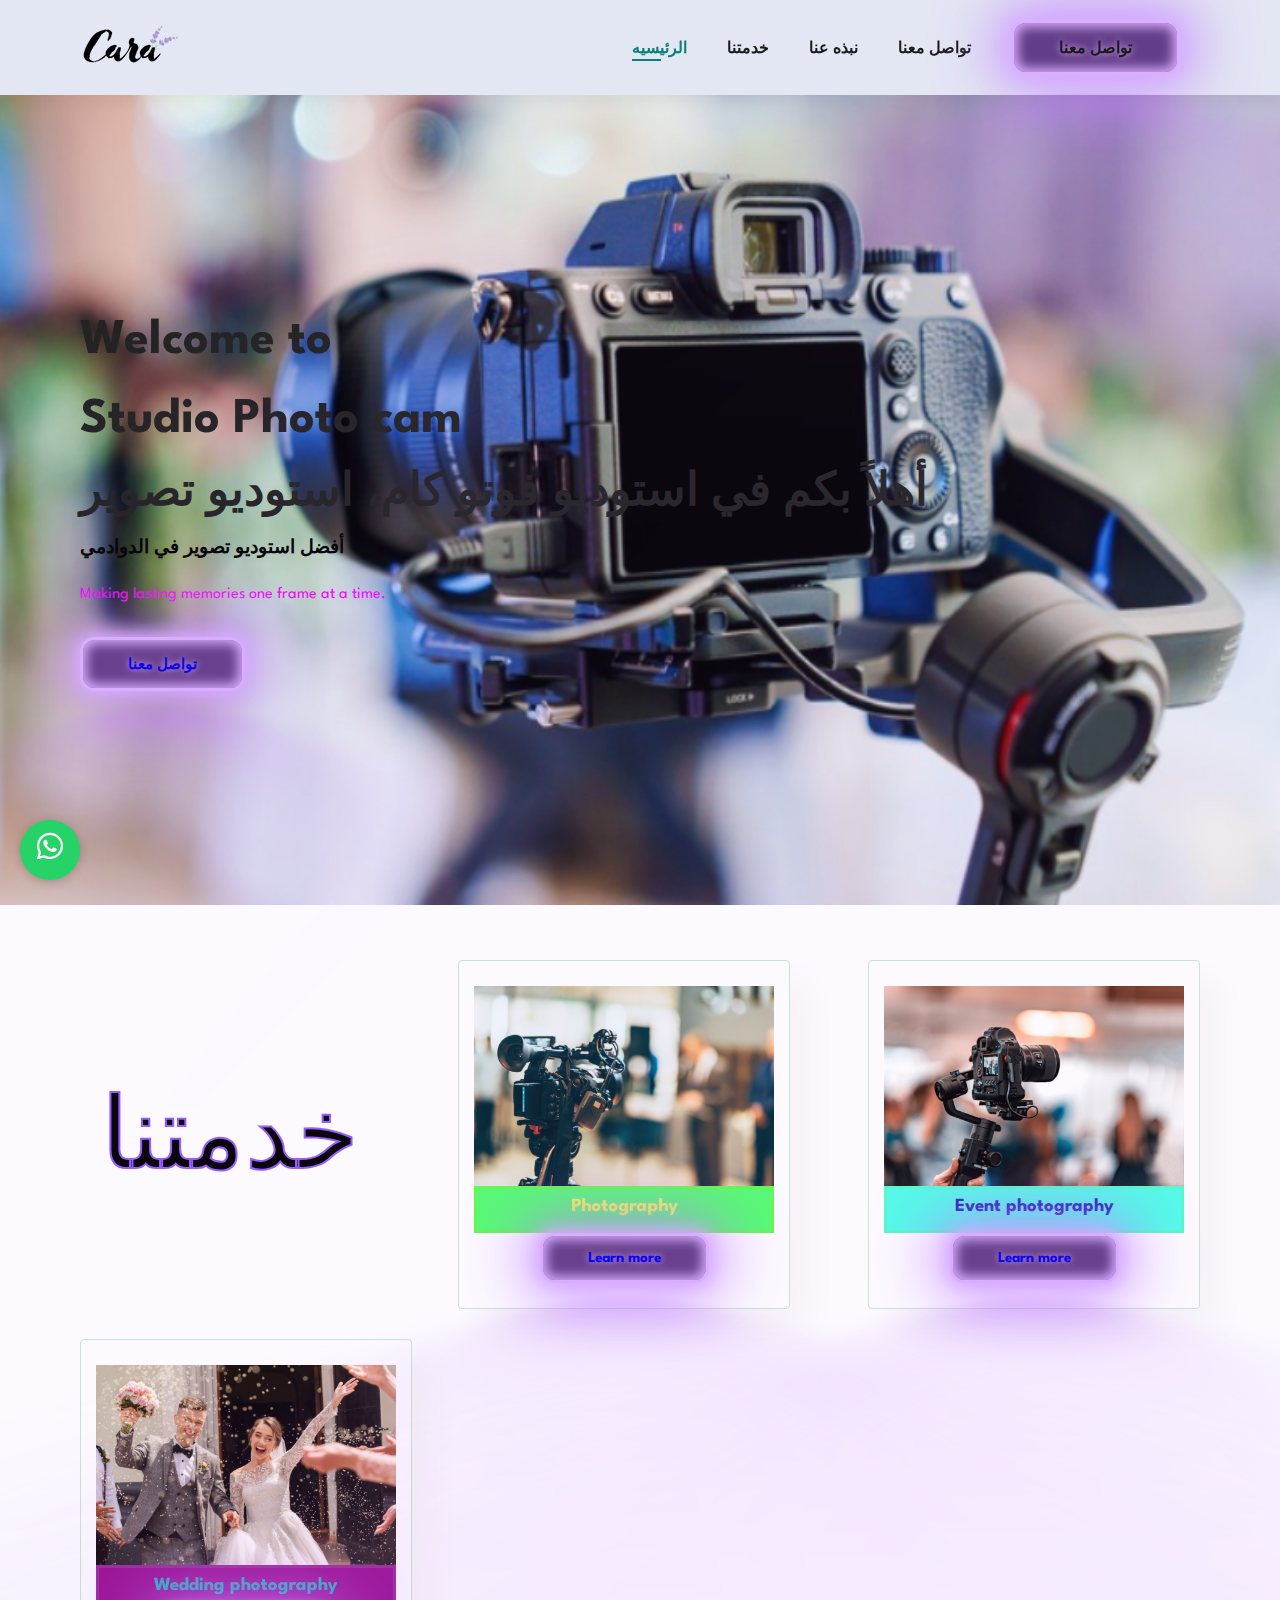
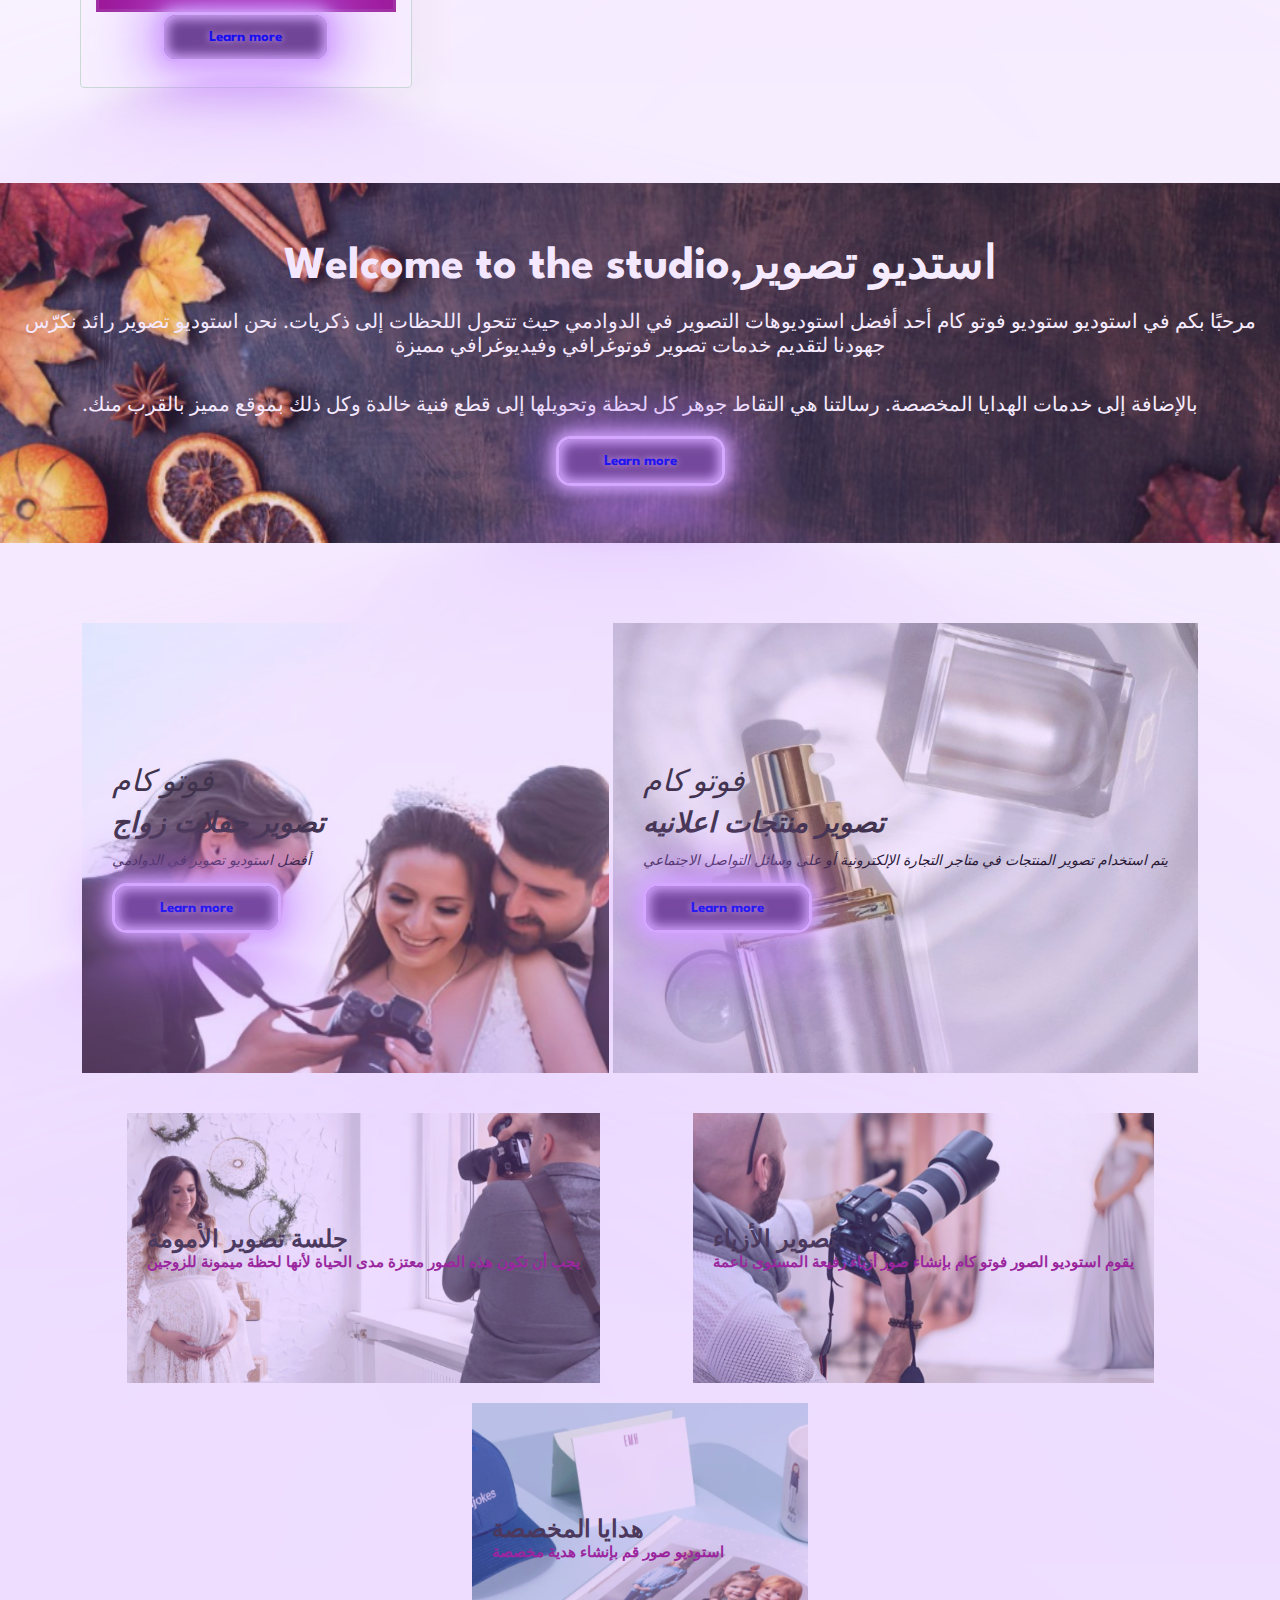
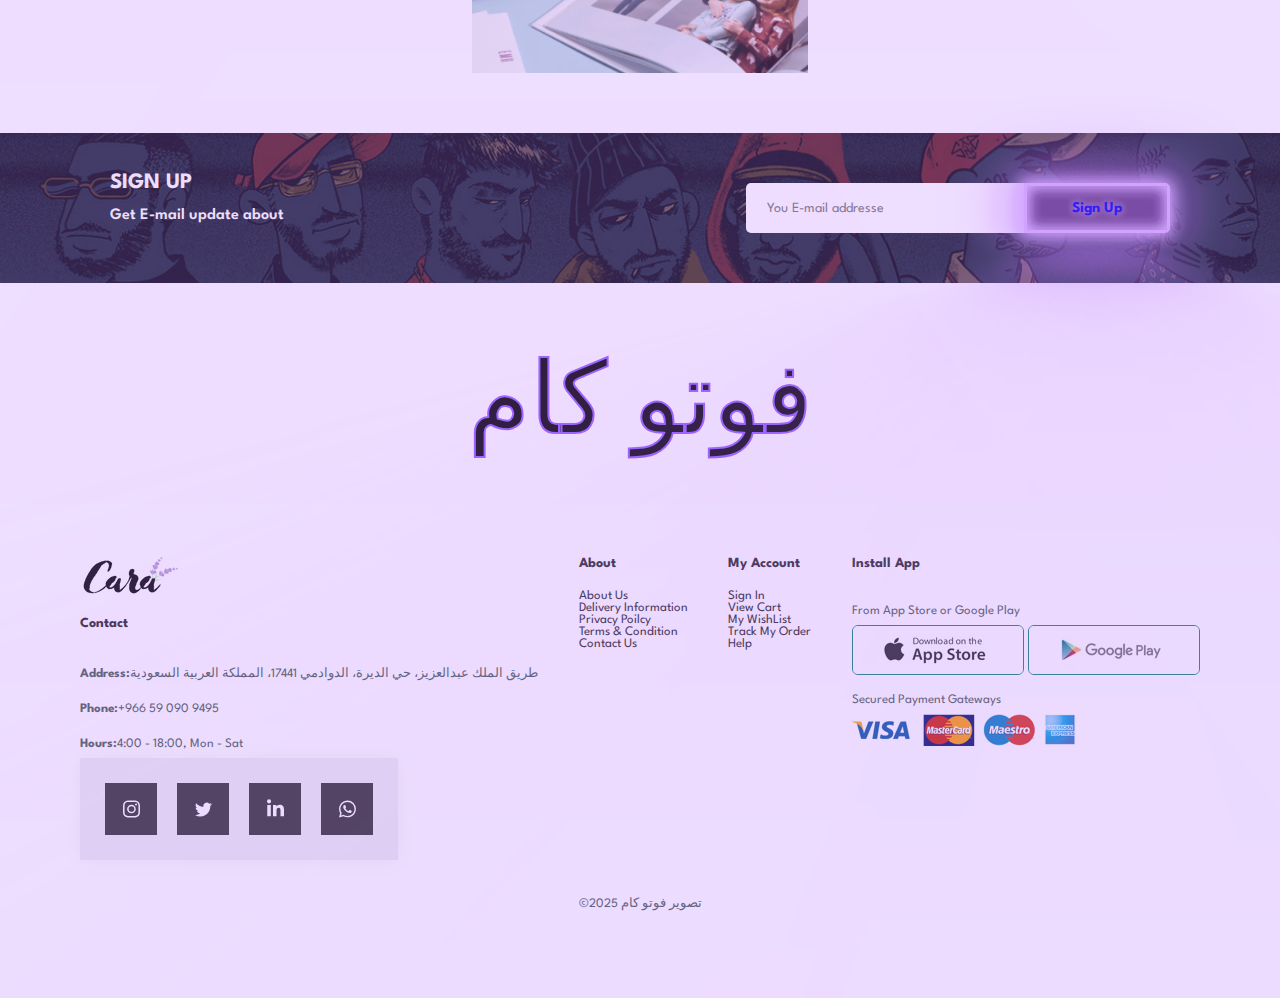
<file: index.html>
<!DOCTYPE html>
<html lang="ar">
  <head>
    <meta charset="UTF-8" />
    <meta http-equiv="X-UA-Compatible" content="IE=edge" />
    <meta name="viewport" content="width=device-width, initial-scale=1.0" />
    <title>استوديو فوتو كام لتصوير </title>
    <!-- font-awesome cdn -->
    <link
      rel="stylesheet"
      href="https://cdnjs.cloudflare.com/ajax/libs/font-awesome/6.5.1/css/all.min.css"
    />
    <!-- favicon -->
    <link rel="icon" href="img/favicon.ico" />
    <!-- css style -->
    <link rel="stylesheet" href="style.css" />
    <link rel="stylesheet" href="responsive.css">
  </head>

  <body>
    <!-- Header -->

    <header id="Header">
      <a href=""><img src="./img/logo.png" alt="logo"></a>
      <nav>
        <ul id="navbar">
          
          <li><a class="active" href="index.html">الرئيسيه</a></li>
          <li><a href="blog.html">خدمتنا</a></li>
          <li><a href="about.html">نبذه عنا</a></li>
          <li><a href="contact.html"> تواصل معنا</a></li>
          <li><button><a href="http://wa.me/+966590909495" target="_blank">تواصل معنا</a></button></li>
          <a href="#" id="Close"><i class="fa-solid fa-xmark"></i></a>
          
        </ul>
      </nav>

      <div id="mobile">
        <i id="bar" class="fa-solid fa-bars"></i>
      </div>
      
    </header>


    <!-- Hero Section -->

    <section id="img-slider">
      <div class="slide active">
       <img src="img/img1.png" alt="" draggable="false">
      <div class="info">
        <h1 class="select-none">Welcome to </h1>
          <h1 class="select-none">Studio Photo cam</h1>
        <h2 class="select-none">أهلاً بكم في استوديو فوتو كام، استوديو تصوير
         </h2>
         <h3 class="select-none">أفضل استوديو تصوير في الدوادمي</h3>
         <p class="select-none" style="color: rgb(247, 0, 255);">Making lasting memories one frame at a time. </p>
         <button><a href="http://wa.me/+966590909495" target="_blank">تواصل معنا</a></button>
      </div>
      </div>
    </section>


    <!-- Feature Section -->

    <section id="feature" class="section-p1">
      <div class="wrapper">
	<svg>
		<text  x="50%" y="50%" dy=".35em" text-anchor="middle">
			خدمتنا
		</text>
	</svg>
</div>

      <div class="fe-box">
        <img src="img/img2.png" draggable="false" alt="">
        <h3 style="color: rgb(243, 255, 71);border: solid rgb(94, 255, 73);background-color: rgb(82, 255, 111); padding-bottom: 15px">Photography</h3>
        <button> <a href="blog.html">Learn more</a>
  <span>
  </span>
</button>
      </div>

      <div class="fe-box">
        <img src="img/img3.png" draggable="false" alt="">
        <h3 style="color: rgb(28, 26, 180);border: solid rgb(81, 255, 203);background-color: rgb(80, 255, 232); padding-bottom: 15px">Event photography</h3>
        <button> <a href="blog.html">Learn more</a>
  <span> 
  </span>
</button>
      </div>

      <div class="fe-box">
        <img src="img/img4.png" draggable="false" alt="">
        <h3 style="color: rgb(26, 180, 180);border: solid rgb(156, 37, 150);background-color: rgb(153, 11, 141); padding-bottom: 15px;">Wedding photography</h3>
        <button> <a href="blog.html">Learn more</a>
  <span> 
  </span>
</button>
      </div>

      </div>

    </section>

    <!-- Call to Action -->

    <section id="banner" class="section-m1"   >
      <h2 style="direction: rtl;"> استديو تصوير,Welcome to the studio</h2>
      <p style="direction: rtl;">مرحبًا بكم في استوديو ستوديو  فوتو كام 
         أحد أفضل استوديوهات التصوير في الدوادمي حيث تتحول اللحظات إلى ذكريات. نحن استوديو تصوير رائد نكرّس جهودنا لتقديم خدمات تصوير فوتوغرافي وفيديوغرافي مميزة</p>
        <p style="direction: rtl;"> بالإضافة إلى خدمات الهدايا المخصصة. رسالتنا هي التقاط جوهر كل لحظة وتحويلها إلى قطع فنية خالدة
          وكل ذلك بموقع مميز بالقرب منك.</p>
        <button><a href="about.html">Learn more</a></button>
    </section>

    <!-- WhatsApp -->

    <a href="https://wa.me/+966590909495" class="whatsapp-button" target="_blank" aria-label="WhatsApp">
  <i class="fab fa-whatsapp"></i>
</a>

    <!--Small Banner  -->

    <section id="sm-banner" class="section-p1" >
      <div class="banner-box">
        <h4><i>فوتو كام</i></h4>
        <h2><i> تصوير حفلات زواج</i></h2>
        <span><i>أفضل استوديو تصوير في الدوادمي</i></span>
        <button><a href="blog.html">Learn more</a></button>
      </div>

      <div class="banner-box" style="background: url(img/img9.png) center/cover;">
        <h4><i>فوتو كام</i></h4>
        <h2><i>تصوير منتجات اعلانيه</i></h2>
        <span><i>يتم استخدام تصوير المنتجات في متاجر التجارة الإلكترونية أو على وسائل التواصل الاجتماعي</i></span>
        <button><a href="blog.html">Learn more</a></button>
      </div>
    </section>

    <!-- Feauture Banner -->

    <Section id="banner3">
      <div class="banner-box" style="background: url(img/img11.png) center/cover;">
        <h4>جلسة تصوير الأمومة</h4>
        <h3>يجب أن تكون هذه الصور معتزة مدى الحياة لأنها لحظة ميمونة للزوجين</h3>
      </div>
      <div class="banner-box" style="background: url(img/img13.png) center/cover;">
        <h4>تصوير الأزياء</h4>
        <h3>يقوم استوديو الصور فوتو كام بإنشاء صور أزياء رفيعة المستوى ناعمة</h3>
      </div>
      <div class="banner-box" style="background: url(img/img12.png) center/cover;">
        <h4>هدايا المخصصة</h4>
        <h3>استوديو صور قم بإنشاء هدية مخصصة</h3>
      </div>
    </Section>

    <!-- NewsLetter -->
   <section id="newsletter" class="section-p1 section-m1" style="background: url(img/b1\ \(1\).jpg) center/cover
  no-repeat;">
    <div class="newstext">
      <h4 style="color: white; font-weight: 700; font-size: 22px;">SIGN UP </h4>
    <p style="color: white; font-size: 16px; font-weight: 600;">Get E-mail update about</p>
    </div>
    <form class="form">
      <input type="text" placeholder="You E-mail addresse">
      <button ><a href="contact.html">Sign Up</a></button>
    </form>
   </section>

    <!-- فوتو كام متحركة -->
<div class="wrapper">
	<svg>
		<text x="50%" y="50%" dy=".35em" text-anchor="middle">
			فوتو كام
		</text>
	</svg>
</div>
    <!-- Footer Deja wajd hit fih bzaf tl content -->

    <footer class="section-p1">
      <div class="col">
        <img src="./img/logo.png" alt="logo" class="logo">
        <h4>Contact</h4>
        <p>
          <strong>Address:</strong>طريق الملك عبدالعزيز، حي الديرة، الدوادمي 17441، المملكة العربية السعودية
        </p>
        <p><strong>Phone:</strong>+966 59 090 9495</p>
        <p><strong>Hours:</strong>4:00 - 18:00, Mon - Sat</p>

<div class="card">
  <a href="https://www.instagram.com/dw.studio__/" class="socialContainer containerOne">
    <svg class="socialSvg instagramSvg" viewBox="0 0 16 16"> <path d="M8 0C5.829 0 5.556.01 4.703.048 3.85.088 3.269.222 2.76.42a3.917 3.917 0 0 0-1.417.923A3.927 3.927 0 0 0 .42 2.76C.222 3.268.087 3.85.048 4.7.01 5.555 0 5.827 0 8.001c0 2.172.01 2.444.048 3.297.04.852.174 1.433.372 1.942.205.526.478.972.923 1.417.444.445.89.719 1.416.923.51.198 1.09.333 1.942.372C5.555 15.99 5.827 16 8 16s2.444-.01 3.298-.048c.851-.04 1.434-.174 1.943-.372a3.916 3.916 0 0 0 1.416-.923c.445-.445.718-.891.923-1.417.197-.509.332-1.09.372-1.942C15.99 10.445 16 10.173 16 8s-.01-2.445-.048-3.299c-.04-.851-.175-1.433-.372-1.941a3.926 3.926 0 0 0-.923-1.417A3.911 3.911 0 0 0 13.24.42c-.51-.198-1.092-.333-1.943-.372C10.443.01 10.172 0 7.998 0h.003zm-.717 1.442h.718c2.136 0 2.389.007 3.232.046.78.035 1.204.166 1.486.275.373.145.64.319.92.599.28.28.453.546.598.92.11.281.24.705.275 1.485.039.843.047 1.096.047 3.231s-.008 2.389-.047 3.232c-.035.78-.166 1.203-.275 1.485a2.47 2.47 0 0 1-.599.919c-.28.28-.546.453-.92.598-.28.11-.704.24-1.485.276-.843.038-1.096.047-3.232.047s-2.39-.009-3.233-.047c-.78-.036-1.203-.166-1.485-.276a2.478 2.478 0 0 1-.92-.598 2.48 2.48 0 0 1-.6-.92c-.109-.281-.24-.705-.275-1.485-.038-.843-.046-1.096-.046-3.233 0-2.136.008-2.388.046-3.231.036-.78.166-1.204.276-1.486.145-.373.319-.64.599-.92.28-.28.546-.453.92-.598.282-.11.705-.24 1.485-.276.738-.034 1.024-.044 2.515-.045v.002zm4.988 1.328a.96.96 0 1 0 0 1.92.96.96 0 0 0 0-1.92zm-4.27 1.122a4.109 4.109 0 1 0 0 8.217 4.109 4.109 0 0 0 0-8.217zm0 1.441a2.667 2.667 0 1 1 0 5.334 2.667 2.667 0 0 1 0-5.334z"></path> </svg>
  </a>
  
  <a href="https://studiosawt.blogspot.com/2024/10/0590909495.html " class="socialContainer containerTwo">
    <svg class="socialSvg twitterSvg" viewBox="0 0 16 16"> <path d="M5.026 15c6.038 0 9.341-5.003 9.341-9.334 0-.14 0-.282-.006-.422A6.685 6.685 0 0 0 16 3.542a6.658 6.658 0 0 1-1.889.518 3.301 3.301 0 0 0 1.447-1.817 6.533 6.533 0 0 1-2.087.793A3.286 3.286 0 0 0 7.875 6.03a9.325 9.325 0 0 1-6.767-3.429 3.289 3.289 0 0 0 1.018 4.382A3.323 3.323 0 0 1 .64 6.575v.045a3.288 3.288 0 0 0 2.632 3.218 3.203 3.203 0 0 1-.865.115 3.23 3.23 0 0 1-.614-.057 3.283 3.283 0 0 0 3.067 2.277A6.588 6.588 0 0 1 .78 13.58a6.32 6.32 0 0 1-.78-.045A9.344 9.344 0 0 0 5.026 15z"></path> </svg>              </a>
    
  <a href="https://www.linkedin.com/shareArticle?url=https://studiosawt.blogspot.com/2024/10/0590909495.html" class="socialContainer containerThree">
    <svg class="socialSvg linkdinSvg" viewBox="0 0 448 512"><path d="M100.28 448H7.4V148.9h92.88zM53.79 108.1C24.09 108.1 0 83.5 0 53.8a53.79 53.79 0 0 1 107.58 0c0 29.7-24.1 54.3-53.79 54.3zM447.9 448h-92.68V302.4c0-34.7-.7-79.2-48.29-79.2-48.29 0-55.69 37.7-55.69 76.7V448h-92.78V148.9h89.08v40.8h1.3c12.4-23.5 42.69-48.3 87.88-48.3 94 0 111.28 61.9 111.28 142.3V448z"></path></svg>
  </a>
  
  <a href="https://wa.me/+966590909495" class="socialContainer containerFour">
    <svg class="socialSvg whatsappSvg" viewBox="0 0 16 16"> <path d="M13.601 2.326A7.854 7.854 0 0 0 7.994 0C3.627 0 .068 3.558.064 7.926c0 1.399.366 2.76 1.057 3.965L0 16l4.204-1.102a7.933 7.933 0 0 0 3.79.965h.004c4.368 0 7.926-3.558 7.93-7.93A7.898 7.898 0 0 0 13.6 2.326zM7.994 14.521a6.573 6.573 0 0 1-3.356-.92l-.24-.144-2.494.654.666-2.433-.156-.251a6.56 6.56 0 0 1-1.007-3.505c0-3.626 2.957-6.584 6.591-6.584a6.56 6.56 0 0 1 4.66 1.931 6.557 6.557 0 0 1 1.928 4.66c-.004 3.639-2.961 6.592-6.592 6.592zm3.615-4.934c-.197-.099-1.17-.578-1.353-.646-.182-.065-.315-.099-.445.099-.133.197-.513.646-.627.775-.114.133-.232.148-.43.05-.197-.1-.836-.308-1.592-.985-.59-.525-.985-1.175-1.103-1.372-.114-.198-.011-.304.088-.403.087-.088.197-.232.296-.346.1-.114.133-.198.198-.33.065-.134.034-.248-.015-.347-.05-.099-.445-1.076-.612-1.47-.16-.389-.323-.335-.445-.34-.114-.007-.247-.007-.38-.007a.729.729 0 0 0-.529.247c-.182.198-.691.677-.691 1.654 0 .977.71 1.916.81 2.049.098.133 1.394 2.132 3.383 2.992.47.205.84.326 1.129.418.475.152.904.129 1.246.08.38-.058 1.171-.48 1.338-.943.164-.464.164-.86.114-.943-.049-.084-.182-.133-.38-.232z"></path> </svg>
  </a>
</div>             


      </div>

      <div class="col">
        <h4>About</h4>
        <a href="about.html">About Us</a>
        <a href="blog.html">Delivery Information</a>
        <a href="blog.html">Privacy Poilcy</a>
        <a href="blog.html">Terms &amp; Condition</a>
        <a href="contact.html">Contact Us</a>
      </div>
      <div class="col">
        <h4>My Account</h4>
        <a href="#newsLetter">Sign In</a>
        <a href="contact.html">View Cart</a>
        <a href="contact.html">My WishList</a>
        <a href="contact.html">Track My Order</a>
        <a href="contact.html">Help</a>
      </div>

      <div class="col install">
        <h4>Install App</h4>
        <p>From App Store or Google Play</p>
        <div class="row">
          <img src="./img/pay/app.jpg" alt="app">
          <img src="./img/pay/play.jpg" alt="play">
        </div>
        <p>Secured Payment Gateways</p>
        <img src="./img/pay/pay.png" alt="pay">
      </div>
      <div class="copyright">
        <p>©2025 تصوير فوتو كام</p>
      </div>
    </footer>
    <script src="./JAVA/script.js"></script>
        
  </body>
</html>
</file>
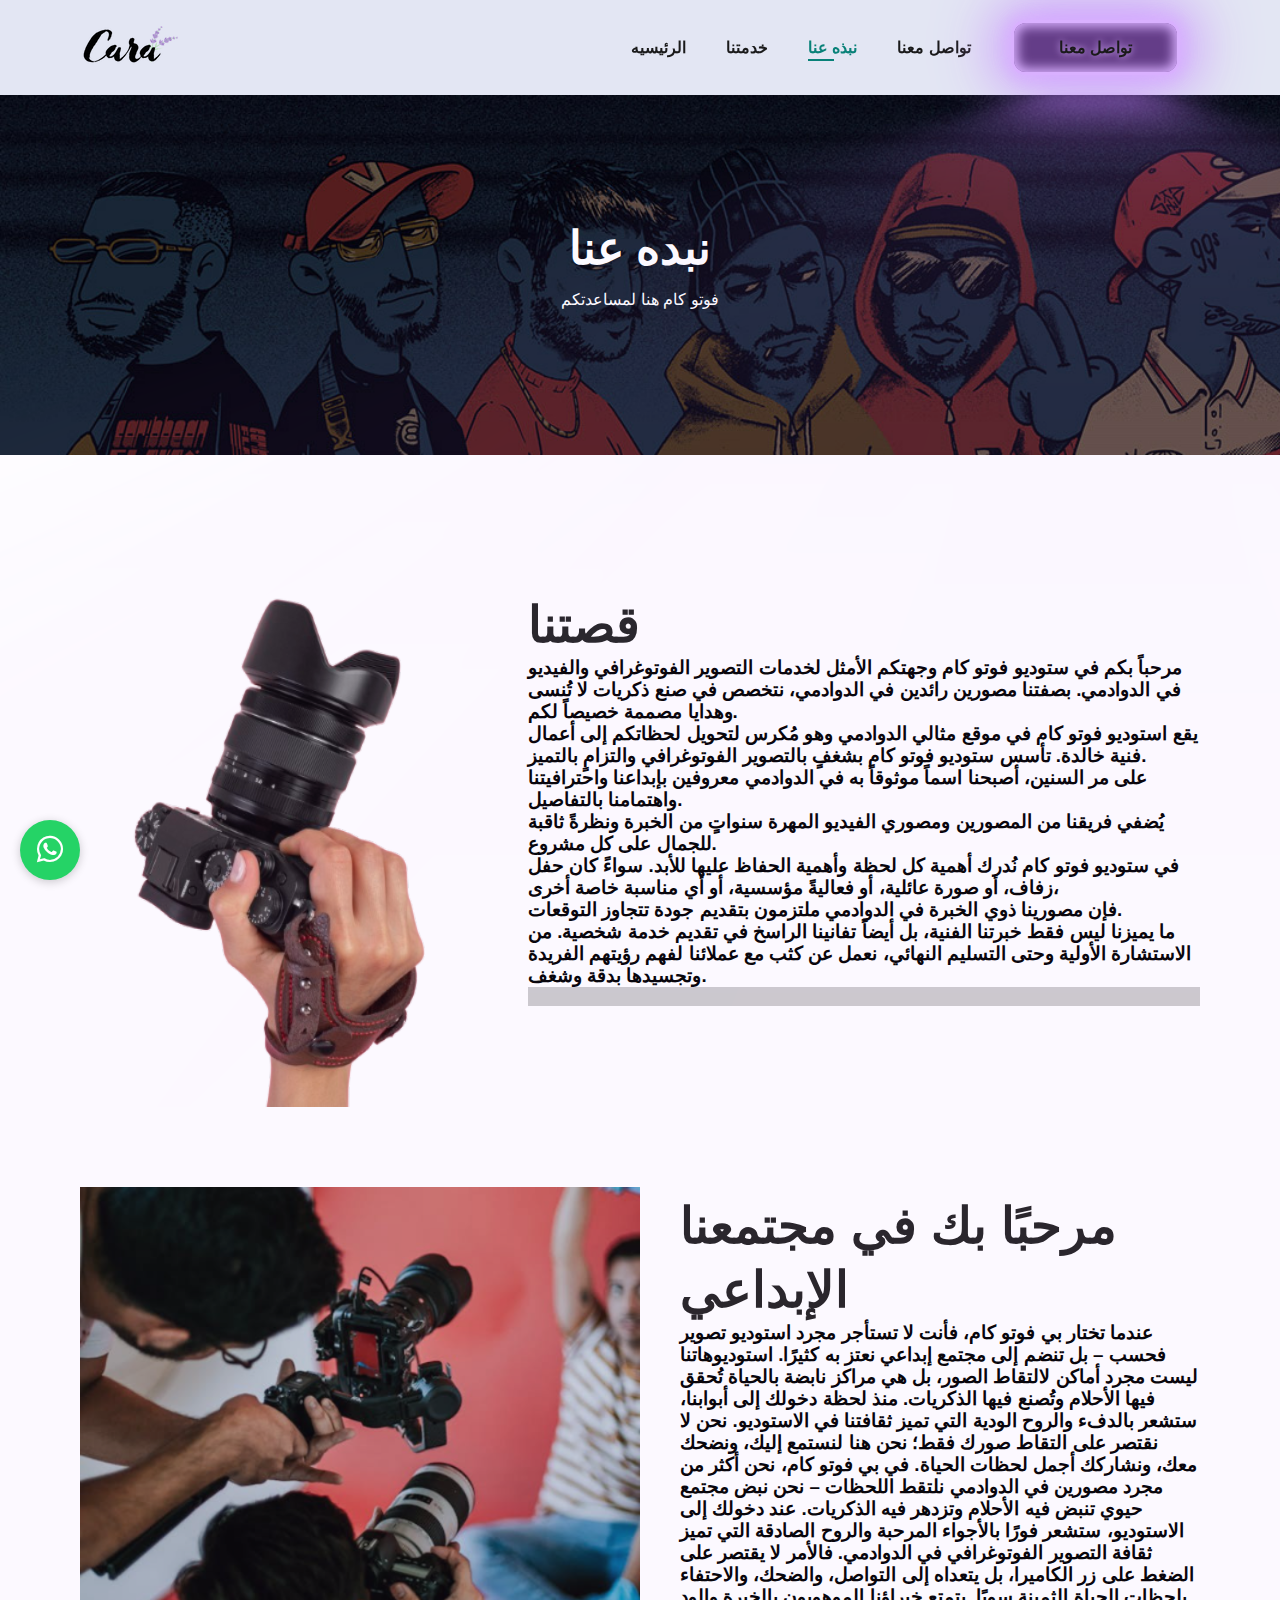
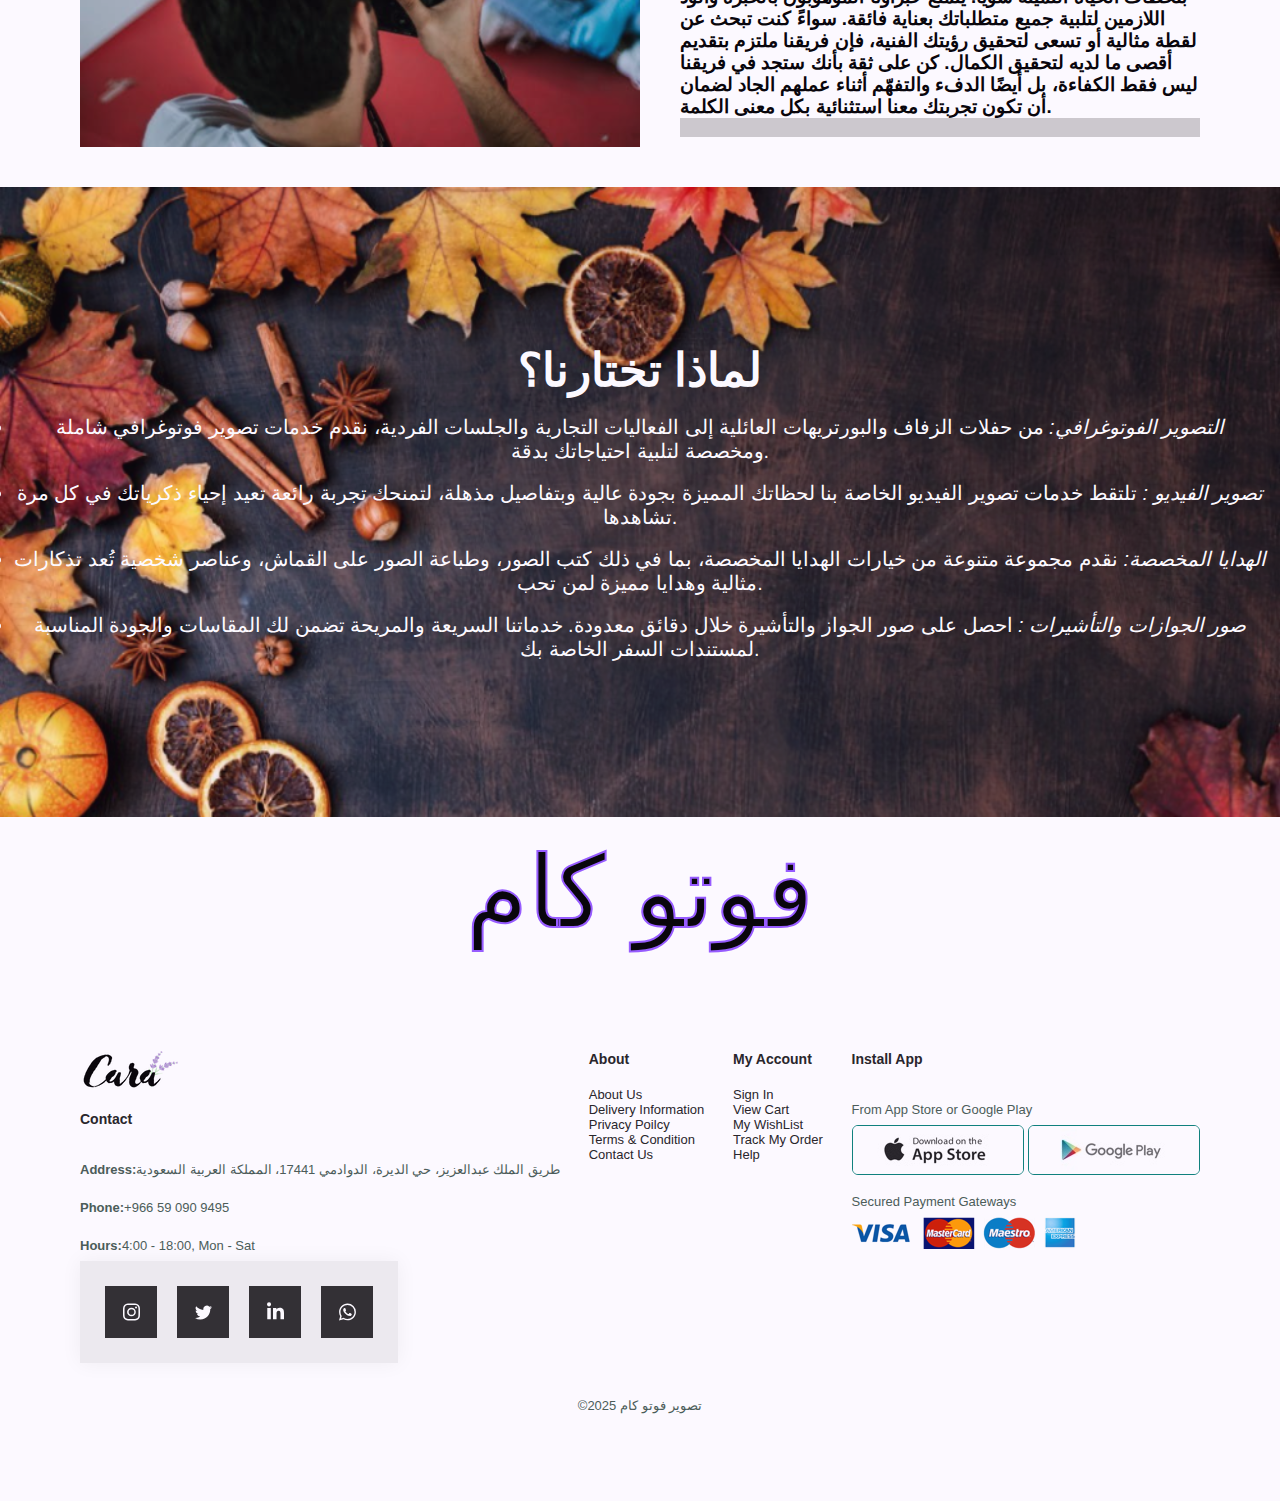
<file: about.html>
<!DOCTYPE html>
<html lang="ar">
  <head>
    <meta charset="UTF-8" />
    <meta http-equiv="X-UA-Compatible" content="IE=edge" />
    <meta name="viewport" content="width=device-width, initial-scale=1.0" />
    <title>استوديو فوتو كام لتصوير </title>
    <!-- font-awesome cdn -->
    <link
      rel="stylesheet"
      href="https://cdnjs.cloudflare.com/ajax/libs/font-awesome/6.5.1/css/all.min.css"
    />
    <!-- favicon -->
    <link rel="icon" href="img/favicon.ico" />
    <!-- css style -->
    <link rel="stylesheet" href="abdd.css" />
    <link rel="stylesheet" href="responsive.css">
  </head>

  <body>
    <!-- Header -->

    <header id="Header">
      <a href=""><img src="./img/logo.png" alt="logo"></a>
      <nav>
        <ul id="navbar">
          
          <li><a  href="index.html">الرئيسيه</a></li>
          <li><a  href="blog.html">خدمتنا</a></li>
          <li><a class="active" href="about.html">نبذه عنا</a></li>
          <li><a href="contact.html"> تواصل معنا</a></li>
          <li><button><a href="http://wa.me/+966590909495" target="_blank">تواصل معنا</a></button></li>
          <a href="#" id="Close"><i class="fa-solid fa-xmark"></i></a>
          
        </ul>
      </nav>

      <div id="mobile">
        <i id="bar" class="fa-solid fa-bars"></i>
      </div>
      
    </header>


    <!-- Hero Section -->
<section id="page-header" class="about-header" style="background-image: url(img/b1\ \(1\).jpg);">
    <h2 style="color: white;">نبده عنا</h2>
    <p style="color: white;"> فوتو كام هنا لمساعدتكم </p>

</section>

<section id="about-head" class="section-p1">
    <img src="img/img8.png" alt="">
    <div>
        <h1>قصتنا</h1>
        <h3>مرحباً بكم في ستوديو فوتو كام وجهتكم الأمثل لخدمات التصوير الفوتوغرافي والفيديو في الدوادمي. بصفتنا مصورين رائدين في الدوادمي، نتخصص في صنع ذكريات لا تُنسى وهدايا مصممة خصيصاً لكم.
             <br>يقع استوديو فوتو كام في موقع مثالي الدوادمي وهو مُكرس لتحويل لحظاتكم إلى أعمال فنية خالدة.
تأسس ستوديو فوتو كام بشغفٍ بالتصوير الفوتوغرافي والتزامٍ بالتميز.
<br> على مر السنين، أصبحنا اسماً موثوقاً به في الدوادمي معروفين بإبداعنا واحترافيتنا واهتمامنا بالتفاصيل.
 <br>يُضفي فريقنا من المصورين ومصوري الفيديو المهرة سنواتٍ من الخبرة ونظرةً ثاقبة للجمال على كل مشروع.

<br>في ستوديو فوتو كام نُدرك أهمية كل لحظة وأهمية الحفاظ عليها للأبد. سواءً كان حفل زفاف، أو صورة عائلية، أو فعاليةً مؤسسية، أو أي مناسبة خاصة أخرى،
<br> فإن مصورينا ذوي الخبرة في الدوادمي ملتزمون بتقديم جودة تتجاوز التوقعات.

<br>ما يميزنا ليس فقط خبرتنا الفنية، بل أيضاً تفانينا الراسخ في تقديم خدمة شخصية. من الاستشارة الأولية وحتى التسليم النهائي، نعمل عن كثب مع عملائنا لفهم رؤيتهم الفريدة وتجسيدها بدقة وشغف.</h3>
<marquee bgcolor="#ccc" loop="-1" scrollamount="5" width="100%">مرحباً بكم في ستوديو فوتو كام وجهتكم الأمثل لخدمات التصوير الفوتوغرافي Welcome to Photo Cam Studio, your ideal destination for photography services.</marquee>
    </div>
</section>

<section id="about-head" class="section-p1">
    <img src="img/imh.png" alt="">
    <div>
        <h1>مرحبًا بك في مجتمعنا الإبداعي</h1>
        <h3>عندما تختار بي فوتو كام، فأنت لا تستأجر مجرد استوديو تصوير فحسب – بل تنضم إلى مجتمع إبداعي نعتز به كثيرًا.
استوديوهاتنا ليست مجرد أماكن لالتقاط الصور، بل هي مراكز نابضة بالحياة تُحقق فيها الأحلام وتُصنع فيها الذكريات. منذ لحظة دخولك إلى أبوابنا، ستشعر بالدفء والروح الودية التي تميز ثقافتنا في الاستوديو. نحن لا نقتصر على التقاط صورك فقط؛ نحن هنا لنستمع إليك، ونضحك معك، ونشاركك أجمل لحظات الحياة.

في بي فوتو كام، نحن أكثر من مجرد مصورين في الدوادمي نلتقط اللحظات – نحن نبض مجتمع حيوي تنبض فيه الأحلام وتزدهر فيه الذكريات.
عند دخولك إلى الاستوديو، ستشعر فورًا بالأجواء المرحبة والروح الصادقة التي تميز ثقافة التصوير الفوتوغرافي في الدوادمي. فالأمر لا يقتصر على الضغط على زر الكاميرا، بل يتعداه إلى التواصل، والضحك، والاحتفاء بلحظات الحياة الثمينة سويًا.

يتمتع خبراؤنا الموهوبون بالخبرة والود اللازمين لتلبية جميع متطلباتك بعناية فائقة. سواءً كنت تبحث عن لقطة مثالية أو تسعى لتحقيق رؤيتك الفنية، فإن فريقنا ملتزم بتقديم أقصى ما لديه لتحقيق الكمال.

كن على ثقة بأنك ستجد في فريقنا ليس فقط الكفاءة، بل أيضًا الدفء والتفهّم أثناء عملهم الجاد لضمان أن تكون تجربتك معنا استثنائية بكل معنى الكلمة.

</h3>


<marquee bgcolor="#ccc" loop="-1" scrollamount="5" width="100%">مرحباً بكم في ستوديو فوتو كام وجهتكم الأمثل لخدمات التصوير الفوتوغرافي Welcome to Photo Cam Studio, your ideal destination for photography services.</marquee>
    </div>

</section>

<section  id="page-heade" class="about-heade" style="background-image: url(img/b3.png);">
    <h2 style="color: white;">لماذا تختارنا؟</h2>
    <ul type="cricle">
      <br>
      <li style="color: white;font-size: 20px;"><i>التصوير الفوتوغرافي:</i>
من حفلات الزفاف والبورتريهات العائلية إلى الفعاليات التجارية والجلسات الفردية، نقدم خدمات تصوير فوتوغرافي شاملة ومخصصة لتلبية احتياجاتك بدقة.</li>
       <br>
<li style="color: white; font-size: 20px;"><i>تصوير الفيديو :</i>
تلتقط خدمات تصوير الفيديو الخاصة بنا لحظاتك المميزة بجودة عالية وبتفاصيل مذهلة، لتمنحك تجربة رائعة تعيد إحياء ذكرياتك في كل مرة تشاهدها.</li>
       <br>
<li style="color: white; font-size: 20px;"><i>الهدايا المخصصة:</i>
نقدم مجموعة متنوعة من خيارات الهدايا المخصصة، بما في ذلك كتب الصور، وطباعة الصور على القماش، وعناصر شخصية تُعد تذكارات مثالية وهدايا مميزة لمن تحب.</li>
       <br>
<li style="color: white; font-size: 20px;"><i>صور الجوازات والتأشيرات :</i>
احصل على صور الجواز والتأشيرة خلال دقائق معدودة. خدماتنا السريعة والمريحة تضمن لك المقاسات والجودة المناسبة لمستندات السفر الخاصة بك.</li>
    </ul>
    

</section>


  
    <!-- WhatsApp -->

    <a href="https://wa.me/+966590909495" class="whatsapp-button" target="_blank" aria-label="WhatsApp">
  <i class="fab fa-whatsapp"></i>
</a>

    <!-- فوتو كام متحركة -->
<div class="wrapper">
	<svg>
		<text x="50%" y="50%" dy=".35em" text-anchor="middle">
			فوتو كام
		</text>
	</svg>
</div>
    <!-- Footer Deja wajd hit fih bzaf tl content -->

    <footer class="section-p1">
      <div class="col">
        <img src="./img/logo.png" alt="logo" class="logo">
        <h4>Contact</h4>
        <p>
          <strong>Address:</strong>طريق الملك عبدالعزيز، حي الديرة، الدوادمي 17441، المملكة العربية السعودية
        </p>
        <p><strong>Phone:</strong>+966 59 090 9495</p>
        <p><strong>Hours:</strong>4:00 - 18:00, Mon - Sat</p>

<div class="card">
  <a href="https://www.instagram.com/dw.studio__/" class="socialContainer containerOne">
    <svg class="socialSvg instagramSvg" viewBox="0 0 16 16"> <path d="M8 0C5.829 0 5.556.01 4.703.048 3.85.088 3.269.222 2.76.42a3.917 3.917 0 0 0-1.417.923A3.927 3.927 0 0 0 .42 2.76C.222 3.268.087 3.85.048 4.7.01 5.555 0 5.827 0 8.001c0 2.172.01 2.444.048 3.297.04.852.174 1.433.372 1.942.205.526.478.972.923 1.417.444.445.89.719 1.416.923.51.198 1.09.333 1.942.372C5.555 15.99 5.827 16 8 16s2.444-.01 3.298-.048c.851-.04 1.434-.174 1.943-.372a3.916 3.916 0 0 0 1.416-.923c.445-.445.718-.891.923-1.417.197-.509.332-1.09.372-1.942C15.99 10.445 16 10.173 16 8s-.01-2.445-.048-3.299c-.04-.851-.175-1.433-.372-1.941a3.926 3.926 0 0 0-.923-1.417A3.911 3.911 0 0 0 13.24.42c-.51-.198-1.092-.333-1.943-.372C10.443.01 10.172 0 7.998 0h.003zm-.717 1.442h.718c2.136 0 2.389.007 3.232.046.78.035 1.204.166 1.486.275.373.145.64.319.92.599.28.28.453.546.598.92.11.281.24.705.275 1.485.039.843.047 1.096.047 3.231s-.008 2.389-.047 3.232c-.035.78-.166 1.203-.275 1.485a2.47 2.47 0 0 1-.599.919c-.28.28-.546.453-.92.598-.28.11-.704.24-1.485.276-.843.038-1.096.047-3.232.047s-2.39-.009-3.233-.047c-.78-.036-1.203-.166-1.485-.276a2.478 2.478 0 0 1-.92-.598 2.48 2.48 0 0 1-.6-.92c-.109-.281-.24-.705-.275-1.485-.038-.843-.046-1.096-.046-3.233 0-2.136.008-2.388.046-3.231.036-.78.166-1.204.276-1.486.145-.373.319-.64.599-.92.28-.28.546-.453.92-.598.282-.11.705-.24 1.485-.276.738-.034 1.024-.044 2.515-.045v.002zm4.988 1.328a.96.96 0 1 0 0 1.92.96.96 0 0 0 0-1.92zm-4.27 1.122a4.109 4.109 0 1 0 0 8.217 4.109 4.109 0 0 0 0-8.217zm0 1.441a2.667 2.667 0 1 1 0 5.334 2.667 2.667 0 0 1 0-5.334z"></path> </svg>
  </a>
  
  <a href="https://studiosawt.blogspot.com/2024/10/0590909495.html " class="socialContainer containerTwo">
    <svg class="socialSvg twitterSvg" viewBox="0 0 16 16"> <path d="M5.026 15c6.038 0 9.341-5.003 9.341-9.334 0-.14 0-.282-.006-.422A6.685 6.685 0 0 0 16 3.542a6.658 6.658 0 0 1-1.889.518 3.301 3.301 0 0 0 1.447-1.817 6.533 6.533 0 0 1-2.087.793A3.286 3.286 0 0 0 7.875 6.03a9.325 9.325 0 0 1-6.767-3.429 3.289 3.289 0 0 0 1.018 4.382A3.323 3.323 0 0 1 .64 6.575v.045a3.288 3.288 0 0 0 2.632 3.218 3.203 3.203 0 0 1-.865.115 3.23 3.23 0 0 1-.614-.057 3.283 3.283 0 0 0 3.067 2.277A6.588 6.588 0 0 1 .78 13.58a6.32 6.32 0 0 1-.78-.045A9.344 9.344 0 0 0 5.026 15z"></path> </svg>              </a>
    
  <a href="https://www.linkedin.com/shareArticle?url=https://studiosawt.blogspot.com/2024/10/0590909495.html" class="socialContainer containerThree">
    <svg class="socialSvg linkdinSvg" viewBox="0 0 448 512"><path d="M100.28 448H7.4V148.9h92.88zM53.79 108.1C24.09 108.1 0 83.5 0 53.8a53.79 53.79 0 0 1 107.58 0c0 29.7-24.1 54.3-53.79 54.3zM447.9 448h-92.68V302.4c0-34.7-.7-79.2-48.29-79.2-48.29 0-55.69 37.7-55.69 76.7V448h-92.78V148.9h89.08v40.8h1.3c12.4-23.5 42.69-48.3 87.88-48.3 94 0 111.28 61.9 111.28 142.3V448z"></path></svg>
  </a>
  
  <a href="https://wa.me/+966590909495" class="socialContainer containerFour">
    <svg class="socialSvg whatsappSvg" viewBox="0 0 16 16"> <path d="M13.601 2.326A7.854 7.854 0 0 0 7.994 0C3.627 0 .068 3.558.064 7.926c0 1.399.366 2.76 1.057 3.965L0 16l4.204-1.102a7.933 7.933 0 0 0 3.79.965h.004c4.368 0 7.926-3.558 7.93-7.93A7.898 7.898 0 0 0 13.6 2.326zM7.994 14.521a6.573 6.573 0 0 1-3.356-.92l-.24-.144-2.494.654.666-2.433-.156-.251a6.56 6.56 0 0 1-1.007-3.505c0-3.626 2.957-6.584 6.591-6.584a6.56 6.56 0 0 1 4.66 1.931 6.557 6.557 0 0 1 1.928 4.66c-.004 3.639-2.961 6.592-6.592 6.592zm3.615-4.934c-.197-.099-1.17-.578-1.353-.646-.182-.065-.315-.099-.445.099-.133.197-.513.646-.627.775-.114.133-.232.148-.43.05-.197-.1-.836-.308-1.592-.985-.59-.525-.985-1.175-1.103-1.372-.114-.198-.011-.304.088-.403.087-.088.197-.232.296-.346.1-.114.133-.198.198-.33.065-.134.034-.248-.015-.347-.05-.099-.445-1.076-.612-1.47-.16-.389-.323-.335-.445-.34-.114-.007-.247-.007-.38-.007a.729.729 0 0 0-.529.247c-.182.198-.691.677-.691 1.654 0 .977.71 1.916.81 2.049.098.133 1.394 2.132 3.383 2.992.47.205.84.326 1.129.418.475.152.904.129 1.246.08.38-.058 1.171-.48 1.338-.943.164-.464.164-.86.114-.943-.049-.084-.182-.133-.38-.232z"></path> </svg>
  </a>
</div>             


      </div>

      <div class="col">
        <h4>About</h4>
        <a href="about.html">About Us</a>
        <a href="blog.html">Delivery Information</a>
        <a href="blog.html">Privacy Poilcy</a>
        <a href="blog.html">Terms &amp; Condition</a>
        <a href="contact.html">Contact Us</a>
      </div>
      <div class="col">
        <h4>My Account</h4>
        <a href="#newsLetter">Sign In</a>
        <a href="contact.html">View Cart</a>
        <a href="contact.html">My WishList</a>
        <a href="contact.html">Track My Order</a>
        <a href="contact.html">Help</a>
      </div>

      <div class="col install">
        <h4>Install App</h4>
        <p>From App Store or Google Play</p>
        <div class="row">
          <img src="./img/pay/app.jpg" alt="app">
          <img src="./img/pay/play.jpg" alt="play">
        </div>
        <p>Secured Payment Gateways</p>
        <img src="./img/pay/pay.png" alt="pay">
      </div>
      <div class="copyright">
        <p>©2025 تصوير فوتو كام</p>
      </div>
    </footer>
    <script src="./JAVA/script.js"></script>
        
  </body>
</html>
</file>
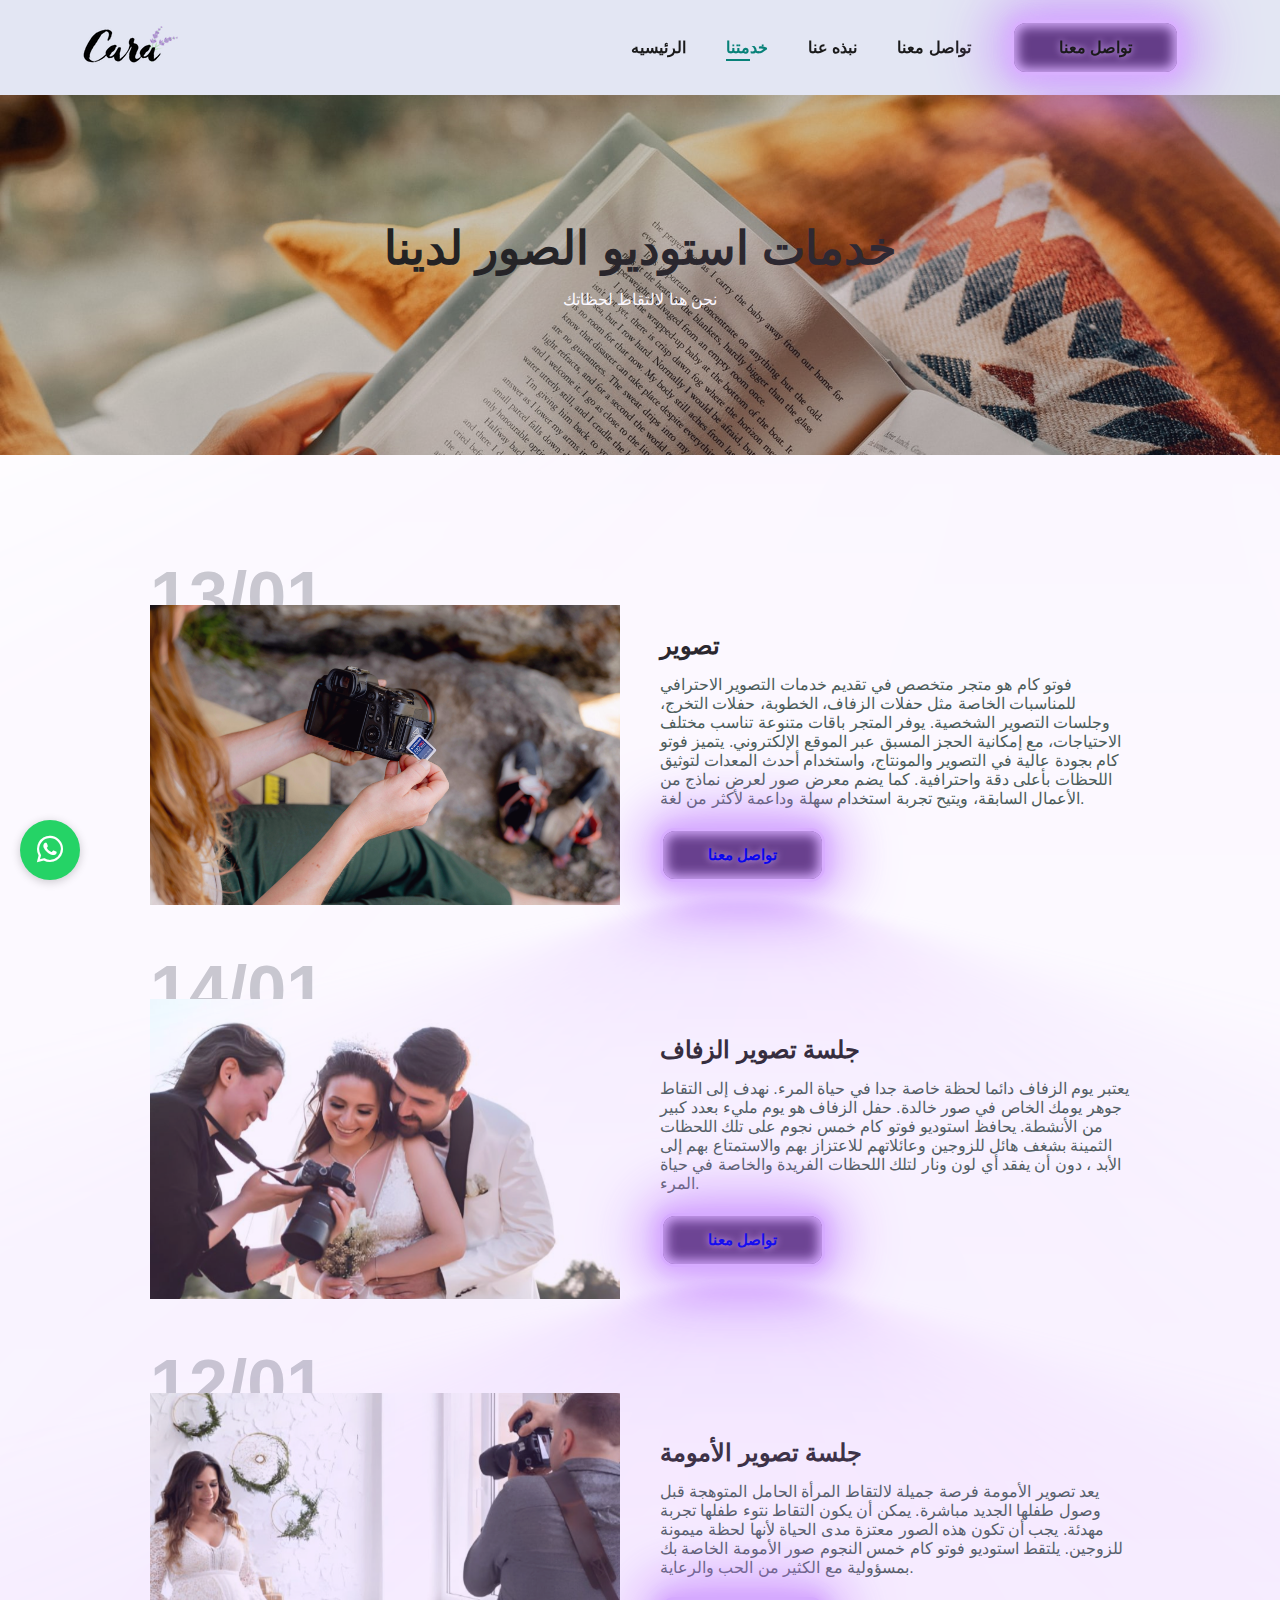
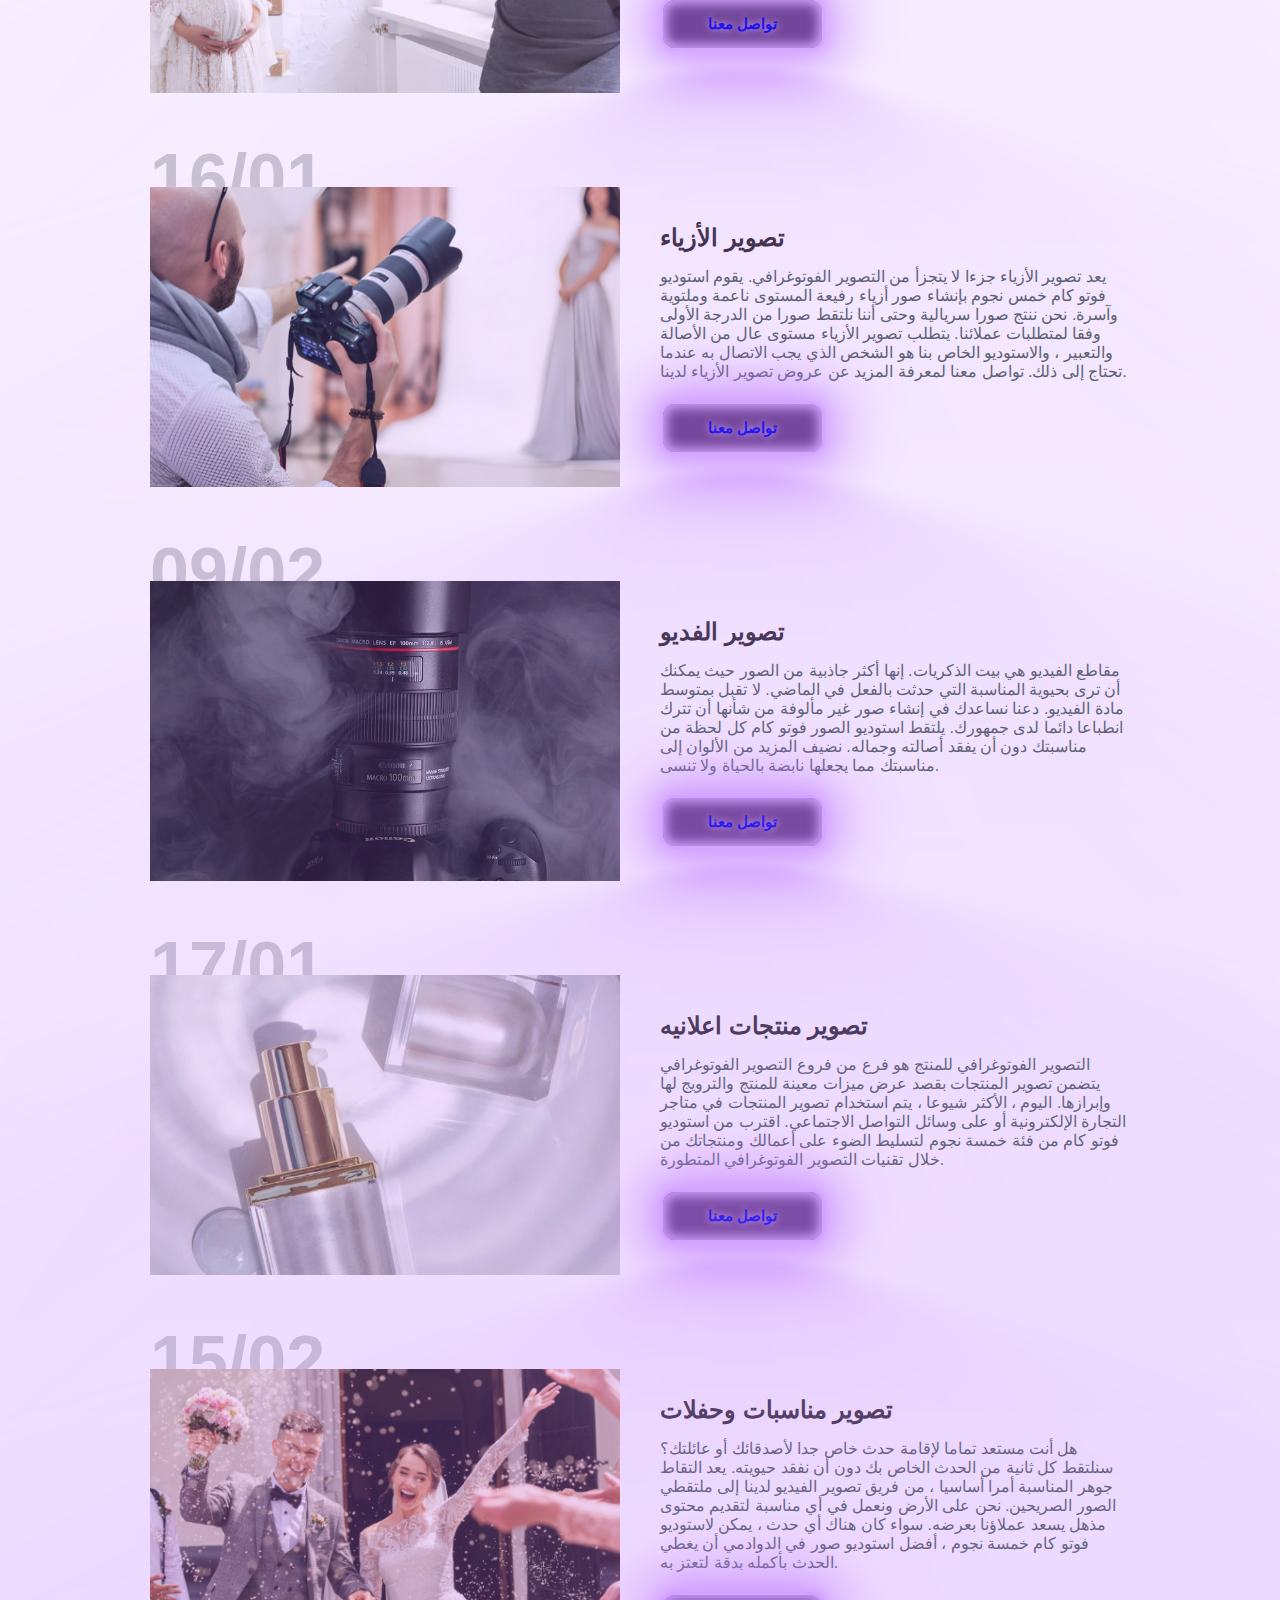
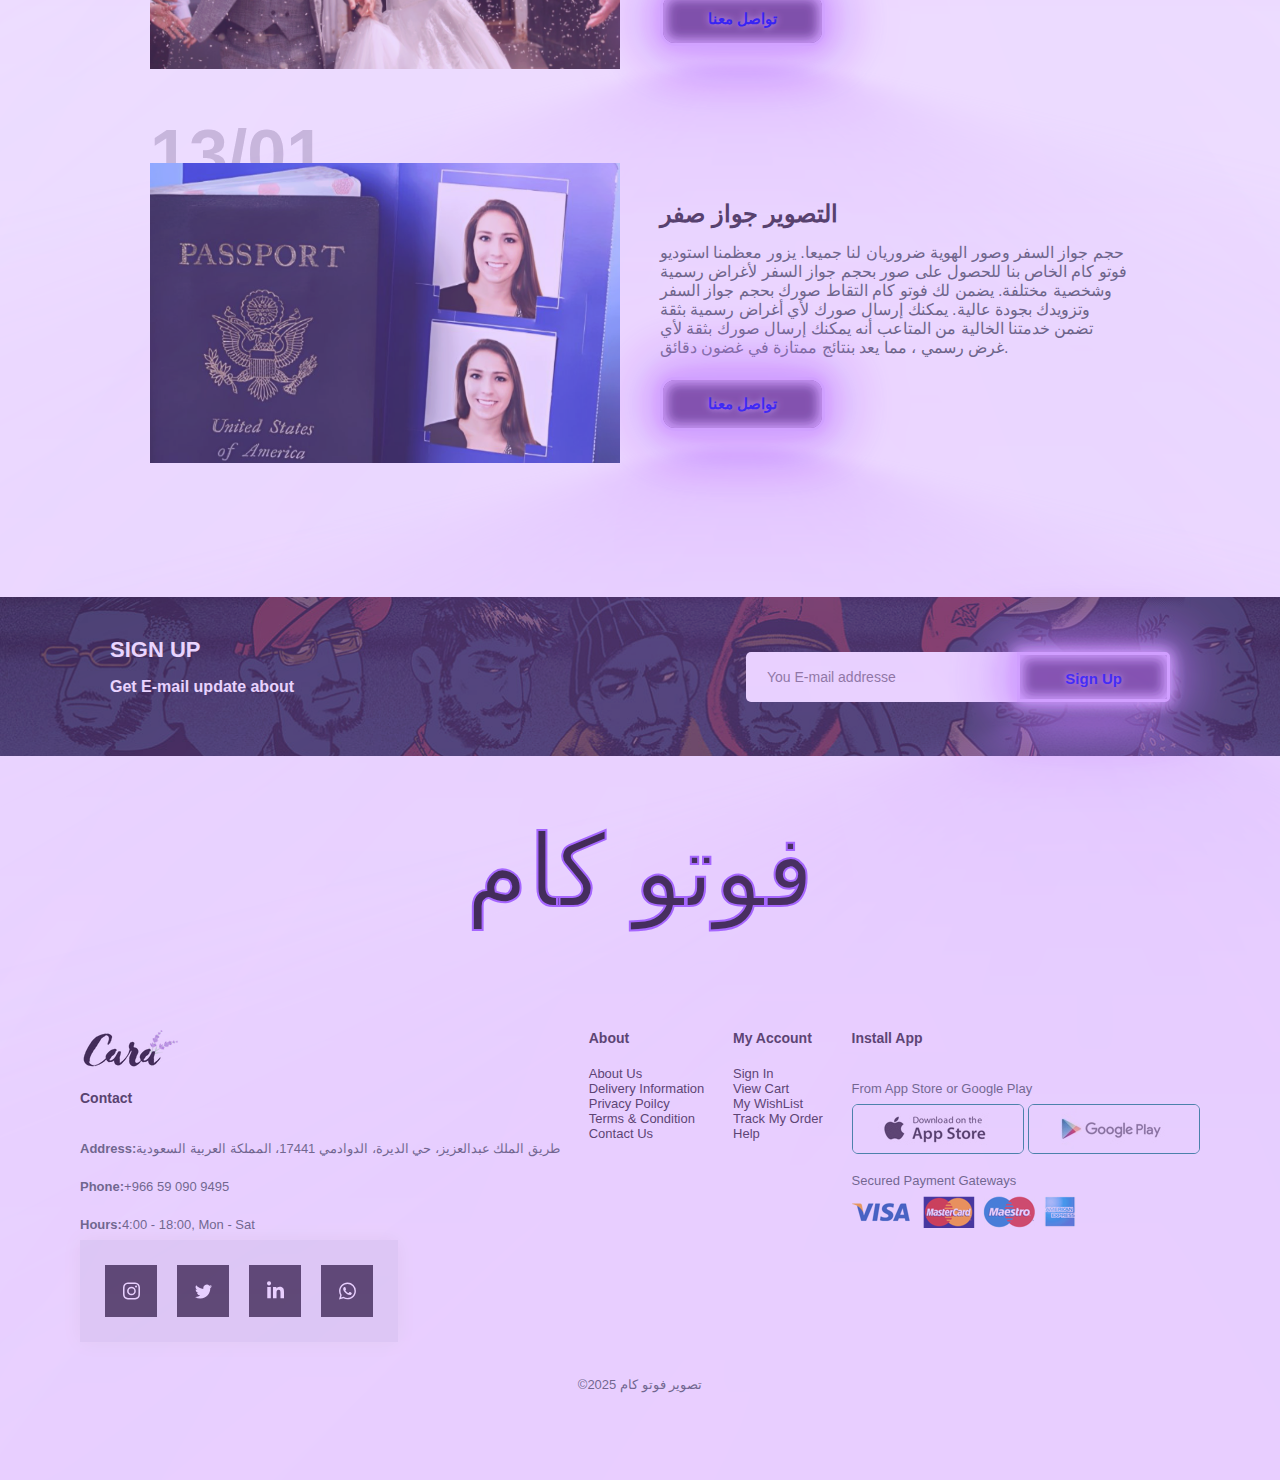
<file: blog.html>
<!DOCTYPE html>
<html lang="ar">
  <head>
    <meta charset="UTF-8" />
    <meta http-equiv="X-UA-Compatible" content="IE=edge" />
    <meta name="viewport" content="width=device-width, initial-scale=1.0" />
    <title>استوديو فوتو كام لتصوير </title>
    <!-- font-awesome cdn -->
    <link
      rel="stylesheet"
      href="https://cdnjs.cloudflare.com/ajax/libs/font-awesome/6.5.1/css/all.min.css"
    />
    <!-- favicon -->
    <link rel="icon" href="img/favicon.ico" />
    <!-- css style -->
    <link rel="stylesheet" href="abdd.css" />
    <link rel="stylesheet" href="responsive.css">
  </head>

  <body>
    <!-- Header -->

    <header id="Header">
      <a href=""><img src="./img/logo.png" alt="logo"></a>
      <nav>
        <ul id="navbar">
          
          <li><a  href="index.html">الرئيسيه</a></li>
          <li><a class="active" href="blog.html">خدمتنا</a></li>
          <li><a href="about.html">نبذه عنا</a></li>
          <li><a href="contact.html"> تواصل معنا</a></li>
          <li><button><a href="http://wa.me/+966590909495" target="_blank">تواصل معنا</a></button></li>
          <a href="#" id="Close"><i class="fa-solid fa-xmark"></i></a>
          
        </ul>
      </nav>

      <div id="mobile">
        <i id="bar" class="fa-solid fa-bars"></i>
      </div>
      
    </header>


    <!-- Hero Section -->
<section id="page-header" class="blog-header" style="background-image: url(img/b19\ \(1\).jpg);">
    <h2>خدمات استوديو الصور لدينا</h2>
    <p style="color: white;"> نحن هنا لالتقاط لحظاتك</p>

</section>

<section id="blog">
    <div class="blog-box">
        <div class="blog-img">
            <img src="img/img7.jpg" alt="">
         </div>
         <div class="blog-details">
             <h4>تصوير</h4>
            <p>فوتو كام هو متجر متخصص في تقديم خدمات التصوير الاحترافي للمناسبات الخاصة مثل حفلات الزفاف، الخطوبة، حفلات التخرج، وجلسات التصوير الشخصية. يوفر المتجر باقات متنوعة تناسب مختلف الاحتياجات، مع إمكانية الحجز المسبق عبر الموقع الإلكتروني. يتميز فوتو كام بجودة عالية في التصوير والمونتاج، واستخدام أحدث المعدات لتوثيق اللحظات بأعلى دقة واحترافية. كما يضم معرض صور لعرض نماذج من الأعمال السابقة، ويتيح تجربة استخدام سهلة وداعمة لأكثر من لغة.</p>
        <button><a href="http://wa.me/+966590909495" target="_blank">تواصل معنا</a></button>
        </div>
        <h1>13/01</h1>
    </div>

     <div class="blog-box">
        <div class="blog-img">
            <img src="img/img10.png" alt="">
         </div>
         <div class="blog-details">
             <h4>جلسة تصوير الزفاف</h4>
            <p>يعتبر يوم الزفاف دائما لحظة خاصة جدا في حياة المرء. نهدف إلى التقاط جوهر يومك الخاص في صور خالدة. حفل الزفاف هو يوم مليء بعدد كبير من الأنشطة. يحافظ استوديو فوتو كام خمس نجوم على تلك اللحظات الثمينة بشغف هائل للزوجين وعائلاتهم للاعتزاز بهم والاستمتاع بهم إلى الأبد ، دون أن يفقد أي لون ونار لتلك اللحظات الفريدة والخاصة في حياة المرء.</p>
             <button><a href="http://wa.me/+966590909495" target="_blank">تواصل معنا</a></button>
        </div>
        <h1>14/01</h1>
    </div>

     <div class="blog-box">
        <div class="blog-img">
            <img src="img/img11.png" alt="">
         </div>
         <div class="blog-details">
             <h4>جلسة تصوير الأمومة</h4>
            <p>يعد تصوير الأمومة فرصة جميلة لالتقاط المرأة الحامل المتوهجة قبل وصول طفلها الجديد مباشرة. يمكن أن يكون التقاط نتوء طفلها تجربة مهدئة. يجب أن تكون هذه الصور معتزة مدى الحياة لأنها لحظة ميمونة للزوجين. يلتقط استوديو فوتو كام خمس النجوم صور الأمومة الخاصة بك بمسؤولية مع الكثير من الحب والرعاية.</p>
             <button><a href="http://wa.me/+966590909495" target="_blank">تواصل معنا</a></button>
        </div>
        <h1>12/01</h1>
    </div>

     <div class="blog-box">
        <div class="blog-img">
            <img src="img/img13.png" alt="">
         </div>
         <div class="blog-details">
             <h4>تصوير الأزياء</h4>
            <p>يعد تصوير الأزياء جزءا لا يتجزأ من التصوير الفوتوغرافي. يقوم استوديو فوتو كام خمس نجوم بإنشاء صور أزياء رفيعة المستوى ناعمة وملتوية وآسرة. نحن ننتج صورا سريالية وحتى أننا نلتقط صورا من الدرجة الأولى وفقا لمتطلبات عملائنا. يتطلب تصوير الأزياء مستوى عال من الأصالة والتعبير ، والاستوديو الخاص بنا هو الشخص الذي يجب الاتصال به عندما تحتاج إلى ذلك. تواصل معنا لمعرفة المزيد عن عروض تصوير الأزياء لدينا.</p>
        <button><a href="http://wa.me/+966590909495" target="_blank">تواصل معنا</a></button>
        </div>
        <h1>16/01</h1>
    </div>

     <div class="blog-box">
        <div class="blog-img">
            <img src="img/img14.jpg" alt="">
         </div>
         <div class="blog-details">
             <h4>تصوير الفديو</h4>
             <P>مقاطع الفيديو هي بيت الذكريات. إنها أكثر جاذبية من الصور حيث يمكنك أن ترى بحيوية المناسبة التي حدثت بالفعل في الماضي. لا تقبل بمتوسط مادة الفيديو. دعنا نساعدك في إنشاء صور غير مألوفة من شأنها أن تترك انطباعا دائما لدى جمهورك. يلتقط استوديو الصور فوتو كام كل لحظة من مناسبتك دون أن يفقد أصالته وجماله. نضيف المزيد من الألوان إلى مناسبتك مما يجعلها نابضة بالحياة ولا تنسى.</P>
             <button><a href="http://wa.me/+966590909495" target="_blank">تواصل معنا</a></button>
        </div>
        <h1>09/02</h1>
    </div>

     <div class="blog-box">
        <div class="blog-img">
            <img src="img/img9.png" alt="">
         </div>
         <div class="blog-details">
             <h4>تصوير منتجات اعلانيه</h4>
             <p>التصوير الفوتوغرافي للمنتج هو فرع من فروع التصوير الفوتوغرافي يتضمن تصوير المنتجات بقصد عرض ميزات معينة للمنتج والترويج لها وإبرازها. اليوم ، الأكثر شيوعا ، يتم استخدام تصوير المنتجات في متاجر التجارة الإلكترونية أو على وسائل التواصل الاجتماعي. اقترب من استوديو فوتو كام من فئة خمسة نجوم لتسليط الضوء على أعمالك ومنتجاتك من خلال تقنيات التصوير الفوتوغرافي المتطورة.</p>
             <button><a href="http://wa.me/+966590909495" target="_blank">تواصل معنا</a></button>
        </div>
        <h1>17/01</h1>
    </div>

     <div class="blog-box">
        <div class="blog-img">
            <img src="img/img4.png" alt="">
         </div>
         <div class="blog-details">
             <h4>تصوير مناسبات وحفلات</h4>
             <P>هل أنت مستعد تماما لإقامة حدث خاص جدا لأصدقائك أو عائلتك؟ سنلتقط كل ثانية من الحدث الخاص بك دون أن نفقد حيويته. يعد التقاط جوهر المناسبة أمرا أساسيا ، من فريق تصوير الفيديو لدينا إلى ملتقطي الصور الصريحين. نحن على الأرض ونعمل في أي مناسبة لتقديم محتوى مذهل يسعد عملاؤنا بعرضه. سواء كان هناك أي حدث ، يمكن لاستوديو فوتو كام خمسة نجوم ، أفضل استوديو صور في الدوادمي أن يغطي الحدث بأكمله بدقة لتعتز به.</P>
             <button><a href="http://wa.me/+966590909495" target="_blank">تواصل معنا</a></button>
        </div>
        <h1>15/02</h1>
    </div>

     <div class="blog-box">
        <div class="blog-img">
            <img src="img/img.png" alt="">
         </div>
         <div class="blog-details">
             <h4>التصوير جواز صفر</h4>
             <P>حجم جواز السفر وصور الهوية ضروريان لنا جميعا. يزور معظمنا استوديو فوتو كام الخاص بنا للحصول على صور بحجم جواز السفر لأغراض رسمية وشخصية مختلفة. يضمن لك فوتو كام التقاط صورك بحجم جواز السفر وتزويدك بجودة عالية. يمكنك إرسال صورك لأي أغراض رسمية بثقة تضمن خدمتنا الخالية من المتاعب أنه يمكنك إرسال صورك بثقة لأي غرض رسمي ، مما يعد بنتائج ممتازة في غضون دقائق.</P>      
             <button><a href="http://wa.me/+966590909495" target="_blank">تواصل معنا</a></button>
        </div>
        <h1>13/01</h1>
    </div>

    
</section>
  
    <!-- WhatsApp -->

    <a href="https://wa.me/+966590909495" class="whatsapp-button" target="_blank" aria-label="WhatsApp">
  <i class="fab fa-whatsapp"></i>
</a>

    <!-- NewsLetter -->
   <section id="newsletter" class="section-p1 section-m1" style="background: url(img/b1\ \(1\).jpg) center/cover
  no-repeat;">
    <div class="newstext">
      <h4 style="color: white; font-weight: 700; font-size: 22px;">SIGN UP </h4>
    <p style="color: white; font-size: 16px; font-weight: 600;">Get E-mail update about</p>
    </div>
    <form class="form">
      <input type="text" placeholder="You E-mail addresse">
      <button ><a href="contact.html">Sign Up</a></button>
    </form>
   </section>

    <!-- فوتو كام متحركة -->
<div class="wrapper">
	<svg>
		<text x="50%" y="50%" dy=".35em" text-anchor="middle">
			فوتو كام
		</text>
	</svg>
</div>
    <!-- Footer Deja wajd hit fih bzaf tl content -->

    <footer class="section-p1">
      <div class="col">
        <img src="./img/logo.png" alt="logo" class="logo">
        <h4>Contact</h4>
        <p>
          <strong>Address:</strong>طريق الملك عبدالعزيز، حي الديرة، الدوادمي 17441، المملكة العربية السعودية
        </p>
        <p><strong>Phone:</strong>+966 59 090 9495</p>
        <p><strong>Hours:</strong>4:00 - 18:00, Mon - Sat</p>

<div class="card">
  <a href="https://www.instagram.com/dw.studio__/" class="socialContainer containerOne">
    <svg class="socialSvg instagramSvg" viewBox="0 0 16 16"> <path d="M8 0C5.829 0 5.556.01 4.703.048 3.85.088 3.269.222 2.76.42a3.917 3.917 0 0 0-1.417.923A3.927 3.927 0 0 0 .42 2.76C.222 3.268.087 3.85.048 4.7.01 5.555 0 5.827 0 8.001c0 2.172.01 2.444.048 3.297.04.852.174 1.433.372 1.942.205.526.478.972.923 1.417.444.445.89.719 1.416.923.51.198 1.09.333 1.942.372C5.555 15.99 5.827 16 8 16s2.444-.01 3.298-.048c.851-.04 1.434-.174 1.943-.372a3.916 3.916 0 0 0 1.416-.923c.445-.445.718-.891.923-1.417.197-.509.332-1.09.372-1.942C15.99 10.445 16 10.173 16 8s-.01-2.445-.048-3.299c-.04-.851-.175-1.433-.372-1.941a3.926 3.926 0 0 0-.923-1.417A3.911 3.911 0 0 0 13.24.42c-.51-.198-1.092-.333-1.943-.372C10.443.01 10.172 0 7.998 0h.003zm-.717 1.442h.718c2.136 0 2.389.007 3.232.046.78.035 1.204.166 1.486.275.373.145.64.319.92.599.28.28.453.546.598.92.11.281.24.705.275 1.485.039.843.047 1.096.047 3.231s-.008 2.389-.047 3.232c-.035.78-.166 1.203-.275 1.485a2.47 2.47 0 0 1-.599.919c-.28.28-.546.453-.92.598-.28.11-.704.24-1.485.276-.843.038-1.096.047-3.232.047s-2.39-.009-3.233-.047c-.78-.036-1.203-.166-1.485-.276a2.478 2.478 0 0 1-.92-.598 2.48 2.48 0 0 1-.6-.92c-.109-.281-.24-.705-.275-1.485-.038-.843-.046-1.096-.046-3.233 0-2.136.008-2.388.046-3.231.036-.78.166-1.204.276-1.486.145-.373.319-.64.599-.92.28-.28.546-.453.92-.598.282-.11.705-.24 1.485-.276.738-.034 1.024-.044 2.515-.045v.002zm4.988 1.328a.96.96 0 1 0 0 1.92.96.96 0 0 0 0-1.92zm-4.27 1.122a4.109 4.109 0 1 0 0 8.217 4.109 4.109 0 0 0 0-8.217zm0 1.441a2.667 2.667 0 1 1 0 5.334 2.667 2.667 0 0 1 0-5.334z"></path> </svg>
  </a>
  
  <a href="https://studiosawt.blogspot.com/2024/10/0590909495.html " class="socialContainer containerTwo">
    <svg class="socialSvg twitterSvg" viewBox="0 0 16 16"> <path d="M5.026 15c6.038 0 9.341-5.003 9.341-9.334 0-.14 0-.282-.006-.422A6.685 6.685 0 0 0 16 3.542a6.658 6.658 0 0 1-1.889.518 3.301 3.301 0 0 0 1.447-1.817 6.533 6.533 0 0 1-2.087.793A3.286 3.286 0 0 0 7.875 6.03a9.325 9.325 0 0 1-6.767-3.429 3.289 3.289 0 0 0 1.018 4.382A3.323 3.323 0 0 1 .64 6.575v.045a3.288 3.288 0 0 0 2.632 3.218 3.203 3.203 0 0 1-.865.115 3.23 3.23 0 0 1-.614-.057 3.283 3.283 0 0 0 3.067 2.277A6.588 6.588 0 0 1 .78 13.58a6.32 6.32 0 0 1-.78-.045A9.344 9.344 0 0 0 5.026 15z"></path> </svg>              </a>
    
  <a href="https://www.linkedin.com/shareArticle?url=https://studiosawt.blogspot.com/2024/10/0590909495.html" class="socialContainer containerThree">
    <svg class="socialSvg linkdinSvg" viewBox="0 0 448 512"><path d="M100.28 448H7.4V148.9h92.88zM53.79 108.1C24.09 108.1 0 83.5 0 53.8a53.79 53.79 0 0 1 107.58 0c0 29.7-24.1 54.3-53.79 54.3zM447.9 448h-92.68V302.4c0-34.7-.7-79.2-48.29-79.2-48.29 0-55.69 37.7-55.69 76.7V448h-92.78V148.9h89.08v40.8h1.3c12.4-23.5 42.69-48.3 87.88-48.3 94 0 111.28 61.9 111.28 142.3V448z"></path></svg>
  </a>
  
  <a href="https://wa.me/+966590909495" class="socialContainer containerFour">
    <svg class="socialSvg whatsappSvg" viewBox="0 0 16 16"> <path d="M13.601 2.326A7.854 7.854 0 0 0 7.994 0C3.627 0 .068 3.558.064 7.926c0 1.399.366 2.76 1.057 3.965L0 16l4.204-1.102a7.933 7.933 0 0 0 3.79.965h.004c4.368 0 7.926-3.558 7.93-7.93A7.898 7.898 0 0 0 13.6 2.326zM7.994 14.521a6.573 6.573 0 0 1-3.356-.92l-.24-.144-2.494.654.666-2.433-.156-.251a6.56 6.56 0 0 1-1.007-3.505c0-3.626 2.957-6.584 6.591-6.584a6.56 6.56 0 0 1 4.66 1.931 6.557 6.557 0 0 1 1.928 4.66c-.004 3.639-2.961 6.592-6.592 6.592zm3.615-4.934c-.197-.099-1.17-.578-1.353-.646-.182-.065-.315-.099-.445.099-.133.197-.513.646-.627.775-.114.133-.232.148-.43.05-.197-.1-.836-.308-1.592-.985-.59-.525-.985-1.175-1.103-1.372-.114-.198-.011-.304.088-.403.087-.088.197-.232.296-.346.1-.114.133-.198.198-.33.065-.134.034-.248-.015-.347-.05-.099-.445-1.076-.612-1.47-.16-.389-.323-.335-.445-.34-.114-.007-.247-.007-.38-.007a.729.729 0 0 0-.529.247c-.182.198-.691.677-.691 1.654 0 .977.71 1.916.81 2.049.098.133 1.394 2.132 3.383 2.992.47.205.84.326 1.129.418.475.152.904.129 1.246.08.38-.058 1.171-.48 1.338-.943.164-.464.164-.86.114-.943-.049-.084-.182-.133-.38-.232z"></path> </svg>
  </a>
</div>             


      </div>

      <div class="col">
        <h4>About</h4>
        <a href="about.html">About Us</a>
        <a href="blog.html">Delivery Information</a>
        <a href="blog.html">Privacy Poilcy</a>
        <a href="blog.html">Terms &amp; Condition</a>
        <a href="contact.html">Contact Us</a>
      </div>
      <div class="col">
        <h4>My Account</h4>
        <a href="#newsLetter">Sign In</a>
        <a href="contact.html">View Cart</a>
        <a href="contact.html">My WishList</a>
        <a href="contact.html">Track My Order</a>
        <a href="contact.html">Help</a>
      </div>

      <div class="col install">
        <h4>Install App</h4>
        <p>From App Store or Google Play</p>
        <div class="row">
          <img src="./img/pay/app.jpg" alt="app">
          <img src="./img/pay/play.jpg" alt="play">
        </div>
        <p>Secured Payment Gateways</p>
        <img src="./img/pay/pay.png" alt="pay">
      </div>
      <div class="copyright">
        <p>©2025 تصوير فوتو كام</p>
      </div>
    </footer>
    <script src="./JAVA/script.js"></script>
        
  </body>
</html>
</file>
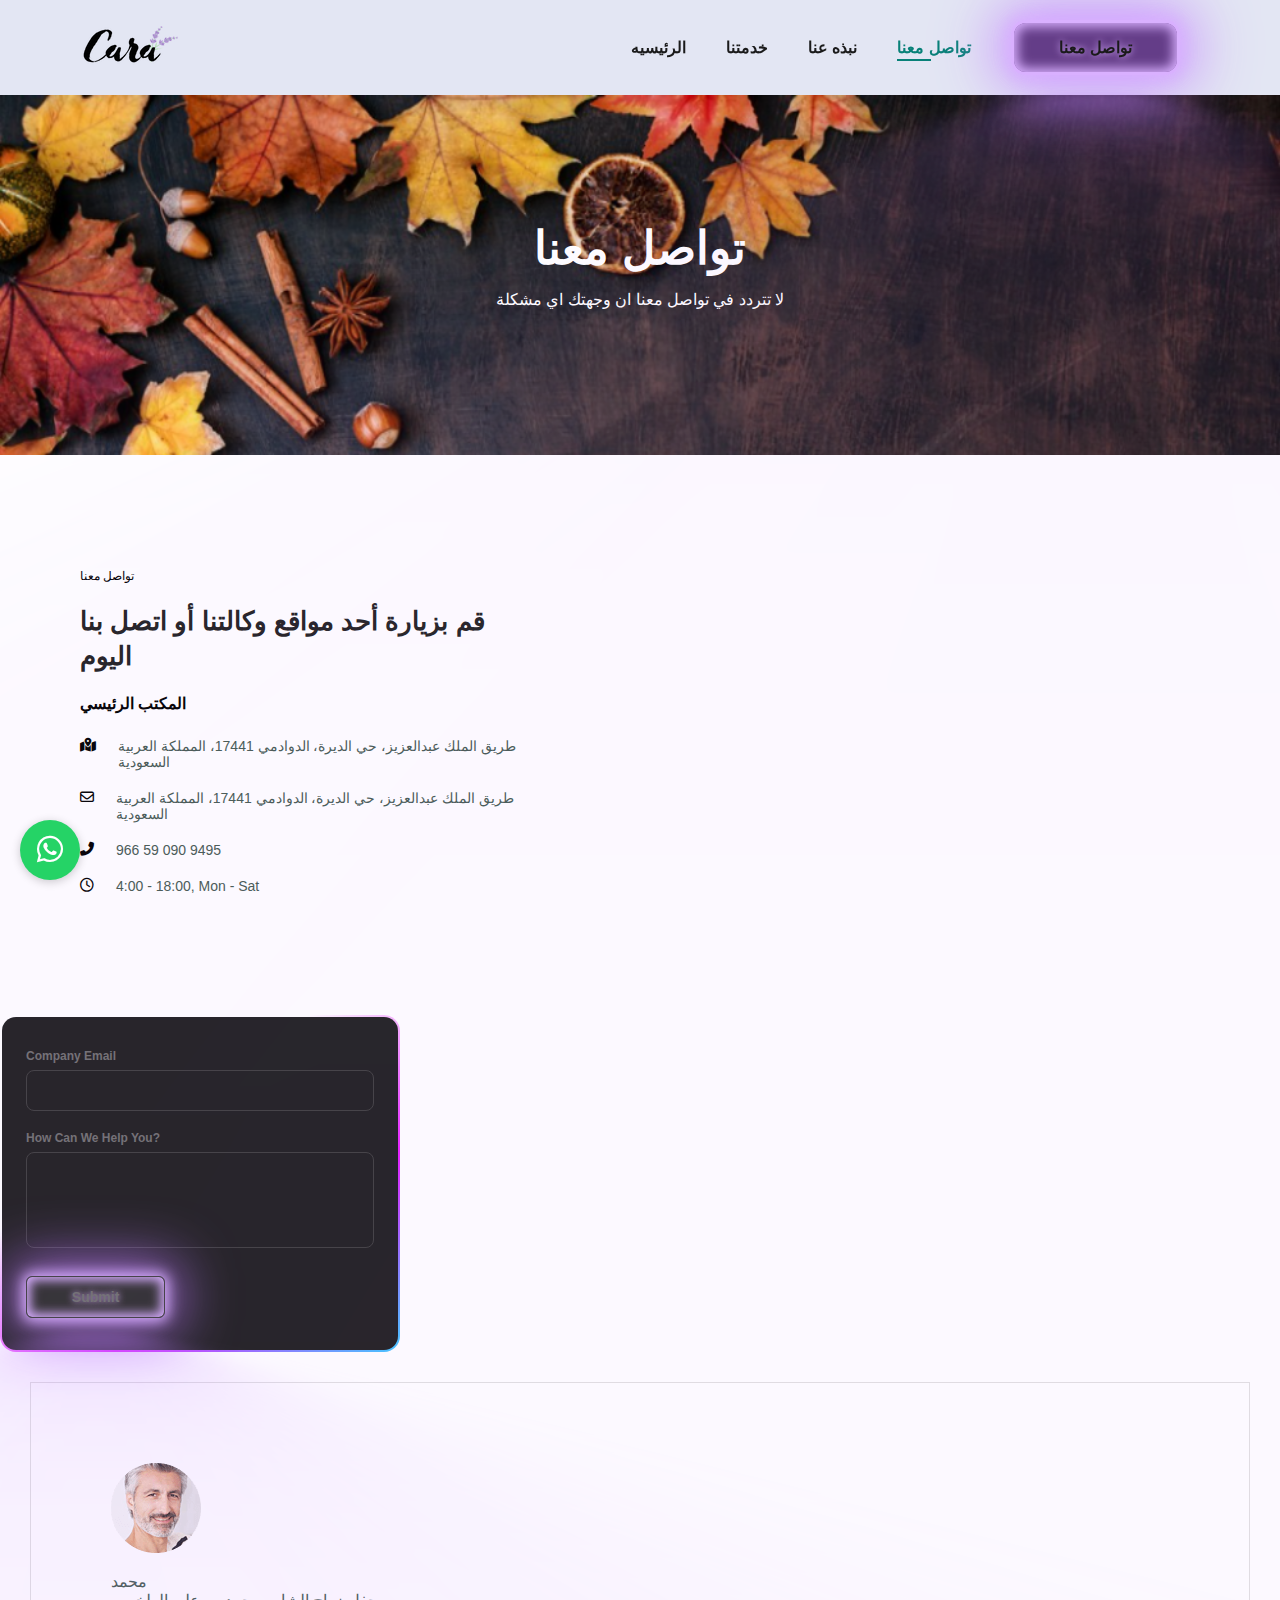
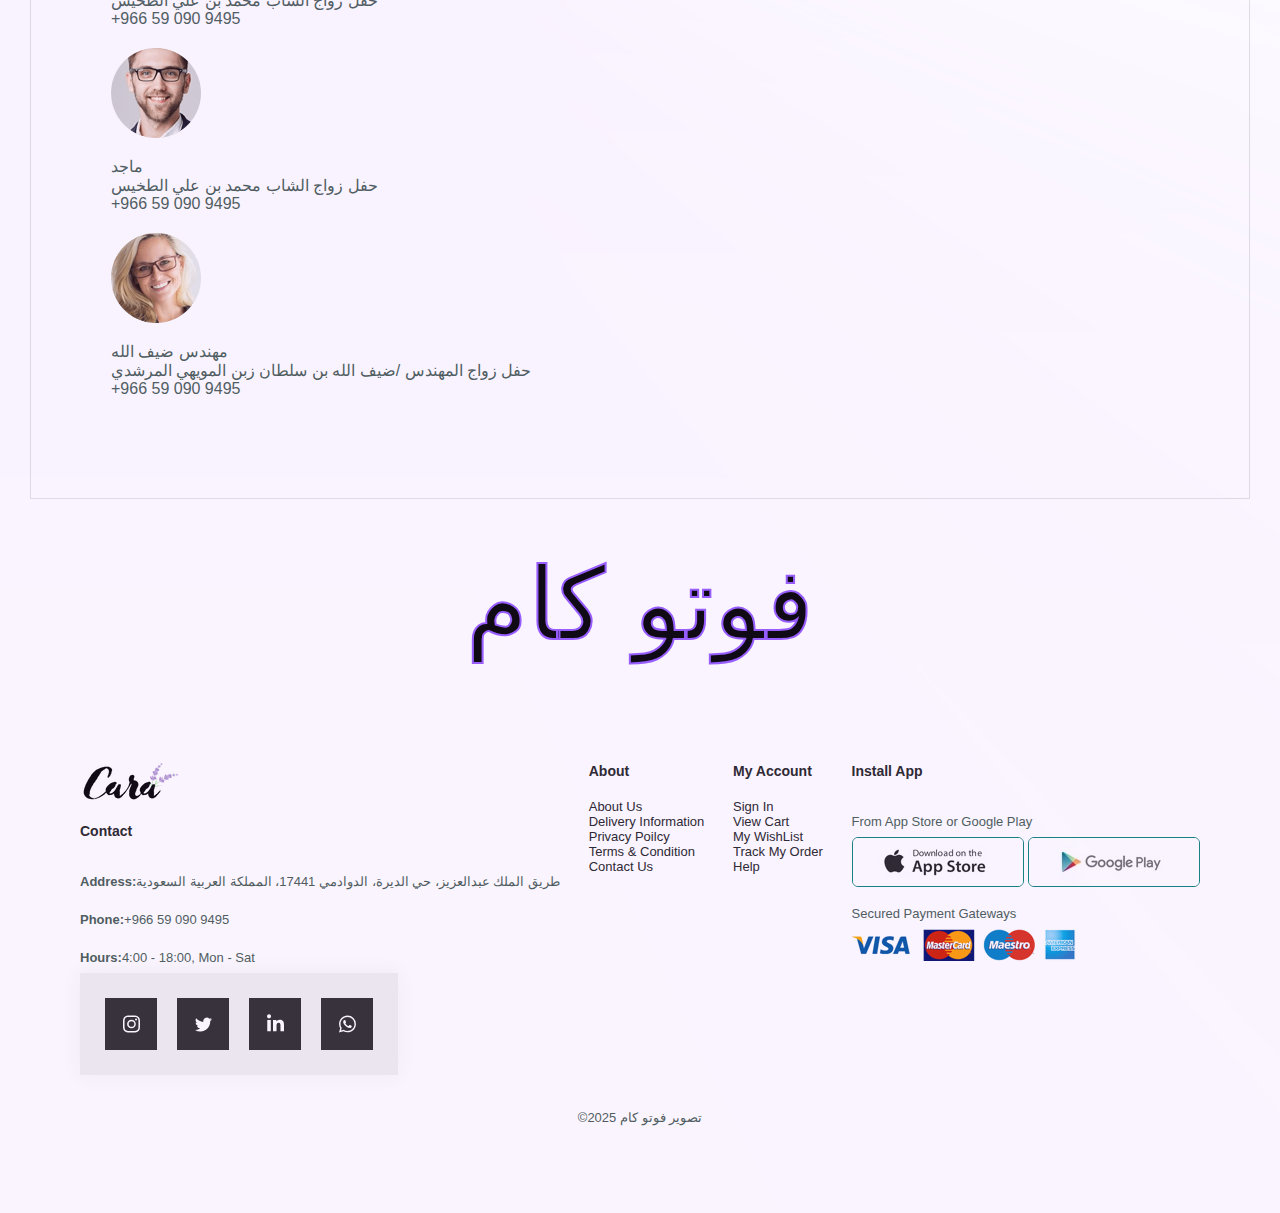
<file: contact.html>
<!DOCTYPE html>
<html lang="ar">
  <head>
    <meta charset="UTF-8" />
    <meta http-equiv="X-UA-Compatible" content="IE=edge" />
    <meta name="viewport" content="width=device-width, initial-scale=1.0" />
    <title>استوديو فوتو كام لتصوير </title>
    <!-- font-awesome cdn -->
    <link
      rel="stylesheet"
      href="https://cdnjs.cloudflare.com/ajax/libs/font-awesome/6.5.1/css/all.min.css"
    />
    <!-- favicon -->
    <link rel="icon" href="img/favicon.ico" />
    <!-- css style -->
    <link rel="stylesheet" href="abdd.css" />
    <link rel="stylesheet" href="responsive.css">
  </head>

  <body>
    <!-- Header -->

    <header id="Header">
      <a href=""><img src="./img/logo.png" alt="logo"></a>
      <nav>
        <ul id="navbar">
          
          <li><a  href="index.html">الرئيسيه</a></li>
          <li><a   href="blog.html">خدمتنا</a></li>
          <li><a  href="about.html">نبذه عنا</a></li>
          <li><a class="active" href="contact.html"> تواصل معنا</a></li>
          <li><button><a href="http://wa.me/+966590909495" target="_blank">تواصل معنا</a></button></li>
          <a href="#" id="Close"><i class="fa-solid fa-xmark"></i></a>
          
        </ul>
      </nav>

      <div id="mobile">
        <i id="bar" class="fa-solid fa-bars"></i>
      </div>
      
    </header>


    <!-- Hero Section -->
<section id="page-header" class="about-header" style="background-image: url(img/b3.png);">
    <h2 style="color: white;">تواصل معنا</h2>
    <p style="color: white;"> لا تتردد في تواصل معنا ان وجهتك اي مشكلة</p>

</section>

<section id="contact-details" class="section-p1 section-m1">
    <div class="details">
<span>تواصل معنا</span>
<h2> قم بزيارة أحد مواقع وكالتنا أو اتصل بنا اليوم</h2>
<h3>المكتب الرئيسي</h3>
<div>
    <li>
        <i class="fa-solid fa-map-location-dot"></i>
        <p>طريق الملك عبدالعزيز، حي الديرة، الدوادمي 17441، المملكة العربية السعودية</p>
    </li>
        <li>
        <i class="far fa-envelope"></i>
        <p>طريق الملك عبدالعزيز، حي الديرة، الدوادمي 17441، المملكة العربية السعودية</p>
    </li>
        <li>
        <i class="fas fa-phone-alt"></i>
        <p>966 59 090 9495</p>
    </li>
        <li>
        <i class="far fa-clock"></i>
        <p>4:00 - 18:00, Mon - Sat</p>
    </li>
</div>
    </div>
    <div class="map">
        <iframe src="https://www.google.com/maps/embed?pb=!1m18!1m12!1m3!1d3630.6408448506654!2d44.38148952456547!3d24.497898078167715!2m3!1f0!2f0!3f0!3m2!1i1024!2i768!4f13.1!3m3!1m2!1s0x1586fd4e6439499d%3A0xb87ab405f0335d4e!2z2KfYs9iq2K_ZitmIINi12YjYqiDYp9mE2KXYqNiv2KfYuSDZhNiq2LXZiNmK2LEg2KfZhNit2YHZhNin2Ko!5e0!3m2!1sar!2sma!4v1748896070735!5m2!1sar!2sma" width="600" height="450" style="border:0;" allowfullscreen="" loading="lazy" referrerpolicy="no-referrer-when-downgrade"></iframe>
    </div>
</section>

<!-- contact  -->
<div class="form-container">
      <form class="form">
        <div class="form-group">
          <label for="email">Company Email</label>
          <input type="text" id="email" name="email" required="">
        </div>
        <div class="form-group">
          <label for="textarea">How Can We Help You?</label>
          <textarea name="textarea" id="textarea" rows="10" cols="50" required="">          </textarea>
        </div>
        <button class="form-submit-btn" type="submit">Submit</button>
      </form>
    </div>

    <!-- المشرفين  -->
    <section id="form-details">
          <div  class="people">
      <div>
    <img src="img/people/1.png" alt="">
    <p><span>محمد</span><br>حفل زواج الشاب محمد بن علي الطخيس <br> +966 59 090 9495 <br></p>
   </div>

      <div>
    <img src="img/people/2.png" alt="">
    <p><span>ماجد</span><br>حفل زواج الشاب محمد بن علي الطخيس <br> +966 59 090 9495 <br></p>
   </div>

      <div>
    <img src="img/people/3.png" alt="">
    <p><span>مهندس ضيف الله</span><br>حفل زواج المهندس /ضيف الله بن سلطان زبن المويهي المرشدي<br> +966 59 090 9495 <br></p>
   </div>

    </div>
    </section>



    <!-- WhatsApp -->

    <a href="https://wa.me/+966590909495" class="whatsapp-button" target="_blank" aria-label="WhatsApp">
  <i class="fab fa-whatsapp"></i>
</a>

    <!-- فوتو كام متحركة -->
<div class="wrapper">
	<svg>
		<text x="50%" y="50%" dy=".35em" text-anchor="middle">
			فوتو كام
		</text>
	</svg>
</div>
    <!-- Footer Deja wajd hit fih bzaf tl content -->

    <footer class="section-p1">
      <div class="col">
        <img src="./img/logo.png" alt="logo" class="logo">
        <h4>Contact</h4>
        <p>
          <strong>Address:</strong>طريق الملك عبدالعزيز، حي الديرة، الدوادمي 17441، المملكة العربية السعودية
        </p>
        <p><strong>Phone:</strong>+966 59 090 9495</p>
        <p><strong>Hours:</strong>4:00 - 18:00, Mon - Sat</p>

<div class="card">
  <a href="https://www.instagram.com/dw.studio__/" class="socialContainer containerOne">
    <svg class="socialSvg instagramSvg" viewBox="0 0 16 16"> <path d="M8 0C5.829 0 5.556.01 4.703.048 3.85.088 3.269.222 2.76.42a3.917 3.917 0 0 0-1.417.923A3.927 3.927 0 0 0 .42 2.76C.222 3.268.087 3.85.048 4.7.01 5.555 0 5.827 0 8.001c0 2.172.01 2.444.048 3.297.04.852.174 1.433.372 1.942.205.526.478.972.923 1.417.444.445.89.719 1.416.923.51.198 1.09.333 1.942.372C5.555 15.99 5.827 16 8 16s2.444-.01 3.298-.048c.851-.04 1.434-.174 1.943-.372a3.916 3.916 0 0 0 1.416-.923c.445-.445.718-.891.923-1.417.197-.509.332-1.09.372-1.942C15.99 10.445 16 10.173 16 8s-.01-2.445-.048-3.299c-.04-.851-.175-1.433-.372-1.941a3.926 3.926 0 0 0-.923-1.417A3.911 3.911 0 0 0 13.24.42c-.51-.198-1.092-.333-1.943-.372C10.443.01 10.172 0 7.998 0h.003zm-.717 1.442h.718c2.136 0 2.389.007 3.232.046.78.035 1.204.166 1.486.275.373.145.64.319.92.599.28.28.453.546.598.92.11.281.24.705.275 1.485.039.843.047 1.096.047 3.231s-.008 2.389-.047 3.232c-.035.78-.166 1.203-.275 1.485a2.47 2.47 0 0 1-.599.919c-.28.28-.546.453-.92.598-.28.11-.704.24-1.485.276-.843.038-1.096.047-3.232.047s-2.39-.009-3.233-.047c-.78-.036-1.203-.166-1.485-.276a2.478 2.478 0 0 1-.92-.598 2.48 2.48 0 0 1-.6-.92c-.109-.281-.24-.705-.275-1.485-.038-.843-.046-1.096-.046-3.233 0-2.136.008-2.388.046-3.231.036-.78.166-1.204.276-1.486.145-.373.319-.64.599-.92.28-.28.546-.453.92-.598.282-.11.705-.24 1.485-.276.738-.034 1.024-.044 2.515-.045v.002zm4.988 1.328a.96.96 0 1 0 0 1.92.96.96 0 0 0 0-1.92zm-4.27 1.122a4.109 4.109 0 1 0 0 8.217 4.109 4.109 0 0 0 0-8.217zm0 1.441a2.667 2.667 0 1 1 0 5.334 2.667 2.667 0 0 1 0-5.334z"></path> </svg>
  </a>
  
  <a href="https://studiosawt.blogspot.com/2024/10/0590909495.html " class="socialContainer containerTwo">
    <svg class="socialSvg twitterSvg" viewBox="0 0 16 16"> <path d="M5.026 15c6.038 0 9.341-5.003 9.341-9.334 0-.14 0-.282-.006-.422A6.685 6.685 0 0 0 16 3.542a6.658 6.658 0 0 1-1.889.518 3.301 3.301 0 0 0 1.447-1.817 6.533 6.533 0 0 1-2.087.793A3.286 3.286 0 0 0 7.875 6.03a9.325 9.325 0 0 1-6.767-3.429 3.289 3.289 0 0 0 1.018 4.382A3.323 3.323 0 0 1 .64 6.575v.045a3.288 3.288 0 0 0 2.632 3.218 3.203 3.203 0 0 1-.865.115 3.23 3.23 0 0 1-.614-.057 3.283 3.283 0 0 0 3.067 2.277A6.588 6.588 0 0 1 .78 13.58a6.32 6.32 0 0 1-.78-.045A9.344 9.344 0 0 0 5.026 15z"></path> </svg>              </a>
    
  <a href="https://www.linkedin.com/shareArticle?url=https://studiosawt.blogspot.com/2024/10/0590909495.html" class="socialContainer containerThree">
    <svg class="socialSvg linkdinSvg" viewBox="0 0 448 512"><path d="M100.28 448H7.4V148.9h92.88zM53.79 108.1C24.09 108.1 0 83.5 0 53.8a53.79 53.79 0 0 1 107.58 0c0 29.7-24.1 54.3-53.79 54.3zM447.9 448h-92.68V302.4c0-34.7-.7-79.2-48.29-79.2-48.29 0-55.69 37.7-55.69 76.7V448h-92.78V148.9h89.08v40.8h1.3c12.4-23.5 42.69-48.3 87.88-48.3 94 0 111.28 61.9 111.28 142.3V448z"></path></svg>
  </a>
  
  <a href="https://wa.me/+966590909495" class="socialContainer containerFour">
    <svg class="socialSvg whatsappSvg" viewBox="0 0 16 16"> <path d="M13.601 2.326A7.854 7.854 0 0 0 7.994 0C3.627 0 .068 3.558.064 7.926c0 1.399.366 2.76 1.057 3.965L0 16l4.204-1.102a7.933 7.933 0 0 0 3.79.965h.004c4.368 0 7.926-3.558 7.93-7.93A7.898 7.898 0 0 0 13.6 2.326zM7.994 14.521a6.573 6.573 0 0 1-3.356-.92l-.24-.144-2.494.654.666-2.433-.156-.251a6.56 6.56 0 0 1-1.007-3.505c0-3.626 2.957-6.584 6.591-6.584a6.56 6.56 0 0 1 4.66 1.931 6.557 6.557 0 0 1 1.928 4.66c-.004 3.639-2.961 6.592-6.592 6.592zm3.615-4.934c-.197-.099-1.17-.578-1.353-.646-.182-.065-.315-.099-.445.099-.133.197-.513.646-.627.775-.114.133-.232.148-.43.05-.197-.1-.836-.308-1.592-.985-.59-.525-.985-1.175-1.103-1.372-.114-.198-.011-.304.088-.403.087-.088.197-.232.296-.346.1-.114.133-.198.198-.33.065-.134.034-.248-.015-.347-.05-.099-.445-1.076-.612-1.47-.16-.389-.323-.335-.445-.34-.114-.007-.247-.007-.38-.007a.729.729 0 0 0-.529.247c-.182.198-.691.677-.691 1.654 0 .977.71 1.916.81 2.049.098.133 1.394 2.132 3.383 2.992.47.205.84.326 1.129.418.475.152.904.129 1.246.08.38-.058 1.171-.48 1.338-.943.164-.464.164-.86.114-.943-.049-.084-.182-.133-.38-.232z"></path> </svg>
  </a>
</div>             


      </div>

      <div class="col">
        <h4>About</h4>
        <a href="about.html">About Us</a>
        <a href="blog.html">Delivery Information</a>
        <a href="blog.html">Privacy Poilcy</a>
        <a href="blog.html">Terms &amp; Condition</a>
        <a href="contact.html">Contact Us</a>
      </div>
      <div class="col">
        <h4>My Account</h4>
        <a href="#newsLetter">Sign In</a>
        <a href="contact.html">View Cart</a>
        <a href="contact.html">My WishList</a>
        <a href="contact.html">Track My Order</a>
        <a href="contact.html">Help</a>
      </div>

      <div class="col install">
        <h4>Install App</h4>
        <p>From App Store or Google Play</p>
        <div class="row">
          <img src="./img/pay/app.jpg" alt="app">
          <img src="./img/pay/play.jpg" alt="play">
        </div>
        <p>Secured Payment Gateways</p>
        <img src="./img/pay/pay.png" alt="pay">
      </div>
      <div class="copyright">
        <p>©2025 تصوير فوتو كام</p>
      </div>
    </footer>
    <script src="./JAVA/script.js"></script>
        
  </body>
</html>
</file>
<file: style.css>
/* google font */
@import url('https://fonts.googleapis.com/css2?family=Spartan:wght@100;200;300;400;500;600;700;800;900&display=swap');

:root {
  --primary-color: #088178;
}

* {
  margin: 0;
  padding: 0;
  box-sizing: border-box;
  font-family: 'Spartan', sans-serif;
}

html {
  scroll-behavior: smooth;
}

/********** Global Styles ************/

h1 {
  font-size: 3.125rem;
  line-height: 4rem;
  color: #222;
}

h2 {
  font-size: 2.875rem;
  line-height: 3.375rem;
  color: #222;
}

h4 {
  font-size: 1.5rem;
  color: #222;
}

h6 {
  font-weight: 700;
  font-size: 12px;
}

p {
  font-size: 16px;
  color: #465b52;
  margin: 15px 0 20px 0;
}

a {
  text-decoration: none;
}

.section-p1 {
  padding: 40px 80px;
}

.section-m1 {
  margin: 40px 0;
}

button.normal {
  font-size: 14px;
  font-weight: 600;
  padding: 15px 30px;
  color: #000;
  background-color: #fff;
  border-radius: 5px;
  cursor: pointer;
  border: none;
  outline: none;
  transition: all 0.3s ease;
}

button.white {
  font-size: 13px;
  font-weight: 600;
  padding: 11px 18px;
  color: #ffffff;
  background-color: transparent;
  cursor: pointer;
  border: 1px solid white;
  outline: none;
  transition: all 0.3s ease;
}

/* header section */

#Header {
  display: flex;
  justify-content: space-between;
  align-items: center;
  padding: 20px 80px;
  background: #e3e6f3;
  box-shadow: 0 5px 15px rgb(0, 0, 0, 0.06);
  position: sticky;
  top: 0;
  left: 0;
  z-index: 10;
} 

#navbar { 
  display: flex;
  justify-content: center;
  align-items: center;
}

#navbar li {
list-style: none;
padding: 0 20px;
position: relative;
 } 

 #navbar li a {
  font-size: 1rem;
  font-weight: 600;
  color: #1a1a1a;
  transition: 0.3s ease;
 }

 #navbar li a:hover,
 #navbar li a.active {
  color: var(--primary-color);
 }

 #navbar li a:hover::after,
 #navbar li a.active::after {
  content: '';
  width: 30%;
  height: 2px;
  background-color: var(--primary-color);
  position: absolute;
  bottom: -4px;
  left: 20px;
 }

 #Close {
  display: none;
 }

 #mobile {
  display: none;
 }

 /* Hero section */

 #img-slider {
  height: 90vh;
  width: 100%;
  display: flex;
  justify-content: center;
  align-items: center;
  position: relative;
  overflow: hidden;
 }

 #img-slider .slide img {
  object-fit: cover;
  width: 100vw;
  height: 120vh;
  object-position: top right;
  position: relative;
 }

 #img-slider .slide .info {
  position: absolute;
  top: 50%;
  z-index: 1;
  transform: translateY(-50%);
  display: flex;
  flex-direction: column;
  align-items: flex-start;
  justify-content: center;
  padding: 0 80px;
 }

 .select-none {
  user-select: none;
 }

 #img-slider .slide .info h1 {
  padding-bottom: 15px;
 }

 #img-slider .slide .info h2 {
  padding-bottom: 15px;
 }

 #img-slider .slide .info h3 {
  padding-bottom: 15px;
 }

 #img-slider .slide .info p {
  padding-bottom: 15px;
 }

button {
 --glow-color: rgb(217, 176, 255);
 --glow-spread-color: rgba(191, 123, 255, 0.781);
 --enhanced-glow-color: rgb(231, 206, 255);
 --btn-color: rgb(100, 61, 136);
 border: .25em solid var(--glow-color);
 padding: 1em 3em;
 color: var(--glow-color);
 font-size: 15px;
 font-weight: bold;
 background-color: var(--btn-color);
 border-radius: 1em;
 outline: none;
 box-shadow: 0 0 1em .25em var(--glow-color),
        0 0 4em 1em var(--glow-spread-color),
        inset 0 0 .75em .25em var(--glow-color);
 text-shadow: 0 0 .5em var(--glow-color);
 position: relative;
 transition: all 0.3s;
}

button::after {
 pointer-events: none;
 content: "";
 position: absolute;
 top: 120%;
 left: 0;
 height: 100%;
 width: 100%;
 background-color: var(--glow-spread-color);
 filter: blur(2em);
 opacity: .7;
 transform: perspective(1.5em) rotateX(35deg) scale(1, .6);
}

button:hover {
 color: var(--btn-color);
 background-color: var(--glow-color);
 box-shadow: 0 0 1em .25em var(--glow-color),
        0 0 4em 2em var(--glow-spread-color),
        inset 0 0 .75em .25em var(--glow-color);
}

button:active {
 box-shadow: 0 0 0.6em .25em var(--glow-color),
        0 0 2.5em 2em var(--glow-spread-color),
        inset 0 0 .5em .25em var(--glow-color);
}

/* Feature Section */

#feature .fe-box img {
  width: 100%;
  height: 200px;
    display: flex;
  align-items: center;
  justify-content: space-between;
  flex-wrap: wrap;

}

#feature .fe-box {
  text-align: center;
  padding: 25px 15px;
  box-shadow: 20px 20px 34px rgb(0, 0, 0, 0.03);
  border: 1px solid #cce7d0;
  border-radius: 4px;
  margin: 15px 0;
  cursor: pointer;
  transition: all 0.3s linear;
}

#feature {
  display: flex;
  align-items: center;
  justify-content: space-between;
  flex-wrap: wrap;
}

#feature .fe-box:hover {
  box-shadow: 10px 10px 54px rgb(70, 62, 221, 0.1);
}

#feature .fe-box h3 {
  padding: 9px 8px 6px ;
}

/* whatsapp */

.whatsapp-button {
  position: fixed;
  bottom: 20px;
  left: 20px;
  background-color: #25D366; /* لون واتساب */
  color: white;
  border-radius: 50%;
  width: 60px;
  height: 60px;
  font-size: 30px;
  text-align: center;
  line-height: 60px;
  z-index: 999;
  box-shadow: 0 2px 10px rgba(0, 0, 0, 0.2);
  transition: transform 0.3s ease;
}

.whatsapp-button:hover {
  transform: scale(1.1);
}

/* Call to Action */

#banner {
  background: url(../img/banner/b3.png) center/cover;
  height: 40vh;
  width: 100%;
  text-align: center;
  display: flex;
  flex-direction: column;
  align-items: center;
  justify-content: center;
}

#banner h2 {
  color: white;
  
}

#banner p {
  color: white;
  font-size: 20px;
}

/* small banner */

#sm-banner {
  display: flex;
  justify-content: space-around;
  flex-wrap: wrap;
  
}

#sm-banner .banner-box {
  background: url(../img/img9.png) center/cover;
  height: 50vh;
  min-width: 47%;
  display: flex;
  flex-direction: column;
  align-items: flex-start;
  justify-content: center;
  padding: 30px;
}

#sm-banner .banner-box h4 {

  
  font-size: 30px;
  font-weight: 300;

}

#sm-banner .banner-box h2 {
  font-size: 28px;
  font-weight: 800;
}

#sm-banner .banner-box span {
  font-size: 14px;
  font-weight: 500;
  padding-bottom: 15px;
}

#sm-banner .banner-box:hover button {
background-color: var(--btn-color);
border: 1px solid  var(--btn-color);
}

#sm-banner .banner-box:nth-child(1) {
  background: url(../img/img10.png);
}


#banner3 {
  display: flex;
  justify-content: space-around;
  flex-wrap: wrap;
  padding: 0 80px;
}

#banner3 .banner-box {
  background: url(../img/img11.png) center/cover;
  height: 30vh;
  min-width: 30%;
  display: flex;
  flex-direction: column;
  justify-content: center;
  align-items: flex-start;
  padding: 20px;
  margin-bottom: 20px;
}

#banner3 .banner-box h3 {
  font-weight: 900;
  font-size: 22px;
}

#banner3 .banner-box h3 {
  color: #8d077b;
  font-weight: 800;
  font-size: 15px;
}

#banner3 .banner-box:nth-child(3) {
  background: url(../img/img12.png) center/cover;
}

#banner3 .banner-box:nth-child(2) {
  background: url(../img/img13.png) center/cover;
}

#newsletter {
  display: flex;
  justify-content: space-between;
  flex-wrap: wrap;
  align-items: center;
  background: url(../img/banner/b1\ \(1\).jpg) center/cover
  no-repeat;
  padding: 40px 110px;
}

#newsletter input {
  height: 3.125rem;
  padding: 0 1.25rem;
  font-size: 14px;
  width: 100%;
  border: 1px solid transparent ;
  border-radius: 5px;
  outline: none;
  border-top-right-radius: 0;
  border-bottom-right-radius: 0;
}

#newsletter button {
  height: 3.125rem;
  border-radius: 5px ;
  white-space: nowrap;
  border-top-left-radius: 0;
  border-bottom-left-radius: 0;
  
}

#newsletter form {
  display: flex;
  width: 40%;
}


/* footer */

footer {
  display: flex;
  flex-wrap: wrap;
  justify-content: space-between;
  margin: 40px 0;
}

footer .col {
  display: flex;
  flex-direction: column;
  align-items: flex-start;
  margin-bottom: 20px;
}

footer .logo {
  cursor: pointer;
  margin-bottom: 20px ;
}

footer h4 {
  font-size: 14px;
  margin-bottom: 20px;
}

footer p {
  font-size: 13px;
  margin-bottom: 8px;
}

footer a {
  font-size: 13px;
  text-decoration: none;
  color: #222;
}
footer .install .row img {
  border: 1px solid var(--primary-color);
  border-radius: 6px;
  cursor: pointer;
}

footer .copyright {
  text-align: center;
  width: 100%;
}

/* FOLOOWS */

.card {
  width: fit-content;
  height: fit-content;
  background-color: rgb(238, 238, 238);
  display: flex;
  align-items: center;
  justify-content: center;
  padding: 25px 25px;
  gap: 20px;
  box-shadow: 0px 0px 20px rgba(0, 0, 0, 0.055);
}

/* for all social containers*/
.socialContainer {
  width: 52px;
  height: 52px;
  background-color: rgb(44, 44, 44);
  display: flex;
  align-items: center;
  justify-content: center;
  overflow: hidden;
  transition-duration: .3s;
}
/* instagram*/
.containerOne:hover {
  background-color: #d62976;
  transition-duration: .3s;
}
/* twitter*/
.containerTwo:hover {
  background-color: #00acee;
  transition-duration: .3s;
}
/* linkdin*/
.containerThree:hover {
  background-color: #0072b1;
  transition-duration: .3s;
}
/* Whatsapp*/
.containerFour:hover {
  background-color: #128C7E;
  transition-duration: .3s;
}

.socialContainer:active {
  transform: scale(0.9);
  transition-duration: .3s;
}

.socialSvg {
  width: 17px;
}

.socialSvg path {
  fill: rgb(255, 255, 255);
}

.socialContainer:hover .socialSvg {
  animation: slide-in-top 0.3s both;
}

@keyframes slide-in-top {
  0% {
    transform: translateY(-50px);
    opacity: 0;
  }

  100% {
    transform: translateY(0);
    opacity: 1;
  }
}




@import url("https://fonts.googleapis.com/css2?family=Russo+One&display=swap");

svg {
	font-family: "Russo One", sans-serif;
	width: 100%; height: 100%;
}
svg text {
	animation: stroke 5s infinite alternate;
	stroke-width: 2;
	stroke: #365FA0;
	font-size: 100px;
}
@keyframes stroke {
	0%   {
		fill: rgba(72,138,204,0); stroke: rgba(54,95,160,1);
		stroke-dashoffset: 25%; stroke-dasharray: 0 50%; stroke-width: 2;
	}
	70%  {fill: rgba(72,138,204,0); stroke: rgba(54,95,160,1); }
	80%  {fill: rgba(72,138,204,0); stroke: rgba(54,95,160,1); stroke-width: 3; }
	100% {
		fill: rgba(72,138,204,1); stroke: rgba(54,95,160,0);
		stroke-dashoffset: -25%; stroke-dasharray: 50% 0; stroke-width: 0;
	}
}

.wrapper {background-color: #FFFFFF};





@import url("https://fonts.googleapis.com/css2?family=Russo+One&display=swap");

svg {
	font-family: "Russo One", sans-serif;
	width: 100%; height: 100%;
}
svg text {
	animation: stroke 5s infinite alternate;
	stroke-width: 2;
	stroke: #955BFF;
	font-size: 100px;
}
@keyframes stroke {
	0%   {
		fill: rgba(151,20,204,0); stroke: rgba(149,91,255,1);
		stroke-dashoffset: 25%; stroke-dasharray: 0 50%; stroke-width: 2;
	}
	70%  {fill: rgba(151,20,204,0); stroke: rgba(149,91,255,1); }
	80%  {fill: rgba(151,20,204,0); stroke: rgba(149,91,255,1); stroke-width: 3; }
	100% {
		fill: rgba(151,20,204,1); stroke: rgba(149,91,255,0);
		stroke-dashoffset: -25%; stroke-dasharray: 50% 0; stroke-width: 0;
	}
}

.wrapper {background-color: #FFFFFF};



/* blog */
</file>
<file: responsive.css>
/* IPAD  */

@media screen and (max-width: 799px) {
    #feature .wrapper {
        padding: 0 20px;
    }
    .section-p1 {
        padding: 40px;
    }
    
    #navbar {
        display: flex;
        flex-direction: column;
        justify-content: flex-start;
        align-items: flex-start;
        height: 100%;
        width: 300px;
        position: fixed;
        top: 0;
        right: -300px;
        padding: 80px 0 0 10px;
        box-shadow: 0 40px 60px rgba(0, 0, 0, 0.1);
        background-color: #e3e6f3;
        transition: all 0.4s ease;
        
    }

    #navbar.active {
        right: 0px;
    }

    #navbar li {
        margin-bottom: 25px;
    }

    #mobile {
        display: flex;
        align-items: center;
    }
    #mobile i {
        color: #1a1a1a;
        font-size: 24px;
        padding-left: 20px;
    }
    #Close {
        display: inline;
        font-size: 24px;
        color: #222;
        position: absolute;
        top: 30px;
        left: 30px;
    }

    #img-slider .slide .info {
        padding: 0 40px;
    }

    #img-slider .slide img {
        object-position: top 30% right 30%;
    }
    
      #img-slider .slide .info h1 {
        padding-bottom: 7px;
        font-size: 45px;
        color: white;
    }

    #img-slider .slide .info h2 {
        font-size: 42px;
        color: white;

    }

    #img-slider .slide .info h3 {
        font-size: 35px;
        color: white;
    }

     #feature {
        justify-content: center;
     }

     #feature .fe-box {
        margin: 15px;
     }

     #banner {
        height: 38vh;
     }

     #sm-banner .banner-box {
        min-width: 100%;
        height: 50vh;
        margin-bottom: 20px;
     }

     #sm-banner .banner-box:nth-child(2) {
        margin-bottom: 0;
     }

     #banner3 {
        padding: 0 40px;
     }

     #banner3 .banner-box {
        width: 47%;
        
     }

     #newsletter {
        padding: 40px;
     }

     #newsletter .form {
        width: 70%;
     }

     footer {
        margin: 0;
     }


}


/* Mobile  */


@media screen and (max-width: 477px) {
    #Header {
        padding: 10px 30px;
    }

    #navbar {
        width: 225px;
    }
    
    .section-p1 {
        padding: 20px;
    }
    #img-slider .slide .info {
        padding: 0 20px;
    }
    #img-slider .slide .info h1 {
        padding-bottom: 7px;
        font-size: 35px;
        color: white;
    }

    #img-slider .slide .info h2 {
        font-size: 32px;
        color: white;

    }

    #img-slider .slide .info h3 {
        font-size: 25px;
        color: white;
    }
   
    #banner {
        height: 60vh;
    }
    
    #sm-banner .banner-box {
        height: 60vh;
    }

    #sm-banner .banner-box:nth-child(2) {
        margin-top: 20px;
    }

    #banner3 {
        padding: 0 20px;
    }

    #banner3 .banner-box {
        width: 100%;
    }

    #newsletter {
        padding: 40px 20px;
    }

    #newsletter .form {
        width: 100%;
    }

    /* blog page  */

    #blog {
        padding: 100px 20px 0 20px;
    }

    #blog .blog-img {
    width: 100%;
    margin-right: 0px;
    margin-bottom: 30px;
    
}

#blog .blog-details {
    width: 100%;
}

     #blog .blog-box {
    display: flex;
    flex-direction: column;
    align-items: flex-start;
}

/* ABOUT PAGE */

#about-head {
    flex-direction: column;
}
    
#about-head img {
    width: 100%;
    margin-bottom: 20px;
}

#about-head div {
    padding-left: 0px;
}

/* page contact  */
#contact-details {
    flex-direction: column;
}

#contact-details .details {
    width: 100%;
    margin-bottom: 30px;
}

#contact-details .map {
    width: 100%;
}

}
</file>
<file: abdd.css>
#page-header.blog-header {
   width: 100%;
   height: 40vh;
   background-size: cover;
   display: flex;
   justify-content: center;
   text-align: center;
   flex-direction: column;
   padding: 14px;
}

#blog {
    padding: 150px 150px 0 150px;
}

#blog .blog-box {
    display: flex;
    align-items: center;
    width: 100%;
    position: relative;
    padding-bottom: 90px;
}

#blog .blog-img {
    width: 50%;
    margin-right: 40px
}

#blog img {
    width: 100%;
    height: 300px;
    object-fit: cover;
}

#blog .blog-details {
    width: 50%;
}

#blog .blog-box h1 {
    position: absolute;
    top: -40px;
    left: 0;
    font-size: 70px;
    font-weight: 700;
    color: #c9cbce;
    z-index: -9;
}


#page-header.about-header {
  
  width: 100%;
   height: 40vh;
   background-size: cover;
   display: flex;
   justify-content: center;
   text-align: center;
   flex-direction: column;
   padding: 14px;
}

#about-head {
  display: flex;
  align-items: center;
}

#about-head img {
  width: 50%;
  height: auto;
}

#about-head div {
  padding-left: 40px
}

#page-heade.about-heade{
  
  width: 100%;
   height: 70vh;
   background-size: cover;
   display: flex;
   justify-content: center;
   text-align: center;
   flex-direction: column;
   padding: 14px;
}

#contact-details {
  display: flex;
  align-items: center;
  justify-content: space-between;
}

#contact-details .details {
  width: 40%;
}

#contact-details .details span {
  font-size: 12px;
}

#contact-details .details h2 {
  font-size: 26px;
  line-height: 35px;
  padding: 20px 0;
}

#contact-details .details h3 {
  font-size: 16px;
  padding-bottom: 15px
}

#contact-details .details li {
  list-style: none;
  display: flex;
  padding: 10px 0;
}

#contact-details .details li i{
font-size: 14px;
padding-right: 22px;
}

#contact-details .details li p {
margin: 0;
font-size: 14px;
}

#contact-details .map {
  width: 55%;
  height: 400px;
}

#contact-details .map iframe {
  width: 100%;
  height: 100%;
}

/* page  */


.form-container {
  width: 400px;
  background: linear-gradient(#212121, #212121) padding-box,
              linear-gradient(145deg, transparent 35%,#e81cff, #40c9ff) border-box;
  border: 2px solid transparent;
  padding: 32px 24px;
  font-size: 14px;
  font-family: inherit;
  color: white;
  display: flex;
  flex-direction: column;
  gap: 20px;
  box-sizing: border-box;
  border-radius: 16px;
}

.form-container button:active {
  scale: 0.95;
}

#form-details {
  display: flex;
  justify-content: space-between;
  margin: 30px;
  padding: 80px;
  border: 1px solid #e1e1e1;
}

.form-container .form {
  display: flex;
  flex-direction: column;
  gap: 20px;
}

.form-container .form-group {
  display: flex;
  flex-direction: column;
  gap: 2px;
}

.form-container .form-group label {
  display: block;
  margin-bottom: 5px;
  color: #717171;
  font-weight: 600;
  font-size: 12px;
}

.form-container .form-group input {
  width: 100%;
  padding: 12px 16px;
  border-radius: 8px;
  color: #fff;
  font-family: inherit;
  background-color: transparent;
  border: 1px solid #414141;
}

.form-container .form-group textarea {
  width: 100%;
  padding: 12px 16px;
  border-radius: 8px;
  resize: none;
  color: #fff;
  height: 96px;
  border: 1px solid #414141;
  background-color: transparent;
  font-family: inherit;
}

.form-container .form-group input::placeholder {
  opacity: 0.5;
}

.form-container .form-group input:focus {
  outline: none;
  border-color: #e81cff;
}

.form-container .form-group textarea:focus {
  outline: none;
  border-color: #e81cff;
}

.form-container .form-submit-btn {
  display: flex;
  align-items: flex-start;
  justify-content: center;
  align-self: flex-start;
  font-family: inherit;
  color: #717171;
  font-weight: 600;
  width: 40%;
  background: #313131;
  border: 1px solid #414141;
  padding: 12px 16px;
  font-size: inherit;
  gap: 8px;
  margin-top: 8px;
  cursor: pointer;
  border-radius: 6px;
}

.form-container .form-submit-btn:hover {
  background-color: #fff;
  border-color: #fff;
}
/* المشرفين  */

#form-details .poeple div {
  padding-bottom: 25px;
  display: flex;
  align-items: flex-start;
}

#form-details .poeple div img {
  width: 65px;
  height: 65px;
  object-fit: cover;
  margin-right: 15px;

}

#form-details .poeple div p {
margin: 0;
font-size: 13px;
line-height: 25px;
}

#form-details .poeple div p span {
  display: block;
  font-size: 16px;
  font-weight: 600;
  color: #000;
}


@import url('https://fonts.googleapis.com/css2?family=Spartan:wght@100;200;300;400;500;600;700;800;900&display=swap');

:root {
  --primary-color: #088178;
}

* {
  margin: 0;
  padding: 0;
  box-sizing: border-box;
  font-family: 'Spartan', sans-serif;
}

html {
  scroll-behavior: smooth;
}

/********** Global Styles ************/

h1 {
  font-size: 3.125rem;
  line-height: 4rem;
  color: #222;
}

h2 {
  font-size: 2.875rem;
  line-height: 3.375rem;
  color: #222;
}

h4 {
  font-size: 1.5rem;
  color: #222;
}

h6 {
  font-weight: 700;
  font-size: 12px;
}

p {
  font-size: 16px;
  color: #465b52;
  margin: 15px 0 20px 0;
}

a {
  text-decoration: none;
}

.section-p1 {
  padding: 40px 80px;
}

.section-m1 {
  margin: 40px 0;
}

button.normal {
  font-size: 14px;
  font-weight: 600;
  padding: 15px 30px;
  color: #000;
  background-color: #fff;
  border-radius: 5px;
  cursor: pointer;
  border: none;
  outline: none;
  transition: all 0.3s ease;
}

button.white {
  font-size: 13px;
  font-weight: 600;
  padding: 11px 18px;
  color: #ffffff;
  background-color: transparent;
  cursor: pointer;
  border: 1px solid white;
  outline: none;
  transition: all 0.3s ease;
}

/* header section */

#Header {
  display: flex;
  justify-content: space-between;
  align-items: center;
  padding: 20px 80px;
  background: #e3e6f3;
  box-shadow: 0 5px 15px rgb(0, 0, 0, 0.06);
  position: sticky;
  top: 0;
  left: 0;
  z-index: 10;
} 

#navbar { 
  display: flex;
  justify-content: center;
  align-items: center;
}

#navbar li {
list-style: none;
padding: 0 20px;
position: relative;
 } 

 #navbar li a {
  font-size: 1rem;
  font-weight: 600;
  color: #1a1a1a;
  transition: 0.3s ease;
 }

 #navbar li a:hover,
 #navbar li a.active {
  color: var(--primary-color);
 }

 #navbar li a:hover::after,
 #navbar li a.active::after {
  content: '';
  width: 30%;
  height: 2px;
  background-color: var(--primary-color);
  position: absolute;
  bottom: -4px;
  left: 20px;
 }

 #Close {
  display: none;
 }

 #mobile {
  display: none;
 }

 /* Hero section */

 #img-slider {
  height: 90vh;
  width: 100%;
  display: flex;
  justify-content: center;
  align-items: center;
  position: relative;
  overflow: hidden;
 }

 #img-slider .slide img {
  object-fit: cover;
  width: 100vw;
  height: 120vh;
  object-position: top right;
  position: relative;
 }

 #img-slider .slide .info {
  position: absolute;
  top: 50%;
  z-index: 1;
  transform: translateY(-50%);
  display: flex;
  flex-direction: column;
  align-items: flex-start;
  justify-content: center;
  padding: 0 80px;
 }

 .select-none {
  user-select: none;
 }

 #img-slider .slide .info h1 {
  padding-bottom: 15px;
 }

 #img-slider .slide .info h2 {
  padding-bottom: 15px;
 }

 #img-slider .slide .info h3 {
  padding-bottom: 15px;
 }

 #img-slider .slide .info p {
  padding-bottom: 15px;
 }

button {
 --glow-color: rgb(217, 176, 255);
 --glow-spread-color: rgba(191, 123, 255, 0.781);
 --enhanced-glow-color: rgb(231, 206, 255);
 --btn-color: rgb(100, 61, 136);
 border: .25em solid var(--glow-color);
 padding: 1em 3em;
 color: var(--glow-color);
 font-size: 15px;
 font-weight: bold;
 background-color: var(--btn-color);
 border-radius: 1em;
 outline: none;
 box-shadow: 0 0 1em .25em var(--glow-color),
        0 0 4em 1em var(--glow-spread-color),
        inset 0 0 .75em .25em var(--glow-color);
 text-shadow: 0 0 .5em var(--glow-color);
 position: relative;
 transition: all 0.3s;
}

button::after {
 pointer-events: none;
 content: "";
 position: absolute;
 top: 120%;
 left: 0;
 height: 100%;
 width: 100%;
 background-color: var(--glow-spread-color);
 filter: blur(2em);
 opacity: .7;
 transform: perspective(1.5em) rotateX(35deg) scale(1, .6);
}

button:hover {
 color: var(--btn-color);
 background-color: var(--glow-color);
 box-shadow: 0 0 1em .25em var(--glow-color),
        0 0 4em 2em var(--glow-spread-color),
        inset 0 0 .75em .25em var(--glow-color);
}

button:active {
 box-shadow: 0 0 0.6em .25em var(--glow-color),
        0 0 2.5em 2em var(--glow-spread-color),
        inset 0 0 .5em .25em var(--glow-color);
}

/* Feature Section */

#feature .fe-box img {
  width: 100%;
  height: 200px;
    display: flex;
  align-items: center;
  justify-content: space-between;
  flex-wrap: wrap;

}

#feature .fe-box {
  text-align: center;
  padding: 25px 15px;
  box-shadow: 20px 20px 34px rgb(0, 0, 0, 0.03);
  border: 1px solid #cce7d0;
  border-radius: 4px;
  margin: 15px 0;
  cursor: pointer;
  transition: all 0.3s linear;
}

#feature {
  display: flex;
  align-items: center;
  justify-content: space-between;
  flex-wrap: wrap;
}

#feature .fe-box:hover {
  box-shadow: 10px 10px 54px rgb(70, 62, 221, 0.1);
}

#feature .fe-box h3 {
  padding: 9px 8px 6px ;
}

/* whatsapp */

.whatsapp-button {
  position: fixed;
  bottom: 20px;
  left: 20px;
  background-color: #25D366; /* لون واتساب */
  color: white;
  border-radius: 50%;
  width: 60px;
  height: 60px;
  font-size: 30px;
  text-align: center;
  line-height: 60px;
  z-index: 999;
  box-shadow: 0 2px 10px rgba(0, 0, 0, 0.2);
  transition: transform 0.3s ease;
}

.whatsapp-button:hover {
  transform: scale(1.1);
}

/* Call to Action */

#banner {
  background: url(../img/banner/b3.png) center/cover;
  height: 40vh;
  width: 100%;
  text-align: center;
  display: flex;
  flex-direction: column;
  align-items: center;
  justify-content: center;
}

#banner h2 {
  color: white;
  
}

#banner p {
  color: white;
  font-size: 20px;
}

/* small banner */

#sm-banner {
  display: flex;
  justify-content: space-around;
  flex-wrap: wrap;
  
}

#sm-banner .banner-box {
  background: url(../img/img9.png) center/cover;
  height: 50vh;
  min-width: 47%;
  display: flex;
  flex-direction: column;
  align-items: flex-start;
  justify-content: center;
  padding: 30px;
}

#sm-banner .banner-box h4 {

  
  font-size: 30px;
  font-weight: 300;

}

#sm-banner .banner-box h2 {
  font-size: 28px;
  font-weight: 800;
}

#sm-banner .banner-box span {
  font-size: 14px;
  font-weight: 500;
  padding-bottom: 15px;
}

#sm-banner .banner-box:hover button {
background-color: var(--btn-color);
border: 1px solid  var(--btn-color);
}

#sm-banner .banner-box:nth-child(1) {
  background: url(../img/img10.png);
}


#banner3 {
  display: flex;
  justify-content: space-around;
  flex-wrap: wrap;
  padding: 0 80px;
}

#banner3 .banner-box {
  background: url(../img/img11.png) center/cover;
  height: 30vh;
  min-width: 30%;
  display: flex;
  flex-direction: column;
  justify-content: center;
  align-items: flex-start;
  padding: 20px;
  margin-bottom: 20px;
}

#banner3 .banner-box h3 {
  font-weight: 900;
  font-size: 22px;
}

#banner3 .banner-box h3 {
  color: #8d077b;
  font-weight: 800;
  font-size: 15px;
}

#banner3 .banner-box:nth-child(3) {
  background: url(../img/img12.png) center/cover;
}

#banner3 .banner-box:nth-child(2) {
  background: url(../img/img13.png) center/cover;
}

#newsletter {
  display: flex;
  justify-content: space-between;
  flex-wrap: wrap;
  align-items: center;
  
  padding: 40px 110px;
}

#newsletter input {
  height: 3.125rem;
  padding: 0 1.25rem;
  font-size: 14px;
  width: 100%;
  border: 1px solid transparent ;
  border-radius: 5px;
  outline: none;
  border-top-right-radius: 0;
  border-bottom-right-radius: 0;
}

#newsletter button {
  height: 3.125rem;
  border-radius: 5px ;
  white-space: nowrap;
  border-top-left-radius: 0;
  border-bottom-left-radius: 0;
  
}

#newsletter form {
  display: flex;
  width: 40%;
}


/* footer */

footer {
  display: flex;
  flex-wrap: wrap;
  justify-content: space-between;
  margin: 40px 0;
}

footer .col {
  display: flex;
  flex-direction: column;
  align-items: flex-start;
  margin-bottom: 20px;
}

footer .logo {
  cursor: pointer;
  margin-bottom: 20px ;
}

footer h4 {
  font-size: 14px;
  margin-bottom: 20px;
}

footer p {
  font-size: 13px;
  margin-bottom: 8px;
}

footer a {
  font-size: 13px;
  text-decoration: none;
  color: #222;
}
footer .install .row img {
  border: 1px solid var(--primary-color);
  border-radius: 6px;
  cursor: pointer;
}

footer .copyright {
  text-align: center;
  width: 100%;
}

/* FOLOOWS */

.card {
  width: fit-content;
  height: fit-content;
  background-color: rgb(238, 238, 238);
  display: flex;
  align-items: center;
  justify-content: center;
  padding: 25px 25px;
  gap: 20px;
  box-shadow: 0px 0px 20px rgba(0, 0, 0, 0.055);
}

/* for all social containers*/
.socialContainer {
  width: 52px;
  height: 52px;
  background-color: rgb(44, 44, 44);
  display: flex;
  align-items: center;
  justify-content: center;
  overflow: hidden;
  transition-duration: .3s;
}
/* instagram*/
.containerOne:hover {
  background-color: #d62976;
  transition-duration: .3s;
}
/* twitter*/
.containerTwo:hover {
  background-color: #00acee;
  transition-duration: .3s;
}
/* linkdin*/
.containerThree:hover {
  background-color: #0072b1;
  transition-duration: .3s;
}
/* Whatsapp*/
.containerFour:hover {
  background-color: #128C7E;
  transition-duration: .3s;
}

.socialContainer:active {
  transform: scale(0.9);
  transition-duration: .3s;
}

.socialSvg {
  width: 17px;
}

.socialSvg path {
  fill: rgb(255, 255, 255);
}

.socialContainer:hover .socialSvg {
  animation: slide-in-top 0.3s both;
}

@keyframes slide-in-top {
  0% {
    transform: translateY(-50px);
    opacity: 0;
  }

  100% {
    transform: translateY(0);
    opacity: 1;
  }
}




@import url("https://fonts.googleapis.com/css2?family=Russo+One&display=swap");

svg {
	font-family: "Russo One", sans-serif;
	width: 100%; height: 100%;
}
svg text {
	animation: stroke 5s infinite alternate;
	stroke-width: 2;
	stroke: #365FA0;
	font-size: 100px;
}
@keyframes stroke {
	0%   {
		fill: rgba(72,138,204,0); stroke: rgba(54,95,160,1);
		stroke-dashoffset: 25%; stroke-dasharray: 0 50%; stroke-width: 2;
	}
	70%  {fill: rgba(72,138,204,0); stroke: rgba(54,95,160,1); }
	80%  {fill: rgba(72,138,204,0); stroke: rgba(54,95,160,1); stroke-width: 3; }
	100% {
		fill: rgba(72,138,204,1); stroke: rgba(54,95,160,0);
		stroke-dashoffset: -25%; stroke-dasharray: 50% 0; stroke-width: 0;
	}
}

.wrapper {background-color: #FFFFFF};





@import url("https://fonts.googleapis.com/css2?family=Russo+One&display=swap");

svg {
	font-family: "Russo One", sans-serif;
	width: 100%; height: 100%;
}
svg text {
	animation: stroke 5s infinite alternate;
	stroke-width: 2;
	stroke: #955BFF;
	font-size: 100px;
}
@keyframes stroke {
	0%   {
		fill: rgba(151,20,204,0); stroke: rgba(149,91,255,1);
		stroke-dashoffset: 25%; stroke-dasharray: 0 50%; stroke-width: 2;
	}
	70%  {fill: rgba(151,20,204,0); stroke: rgba(149,91,255,1); }
	80%  {fill: rgba(151,20,204,0); stroke: rgba(149,91,255,1); stroke-width: 3; }
	100% {
		fill: rgba(151,20,204,1); stroke: rgba(149,91,255,0);
		stroke-dashoffset: -25%; stroke-dasharray: 50% 0; stroke-width: 0;
	}
}

.wrapper {background-color: #FFFFFF};


/* about */
</file>
